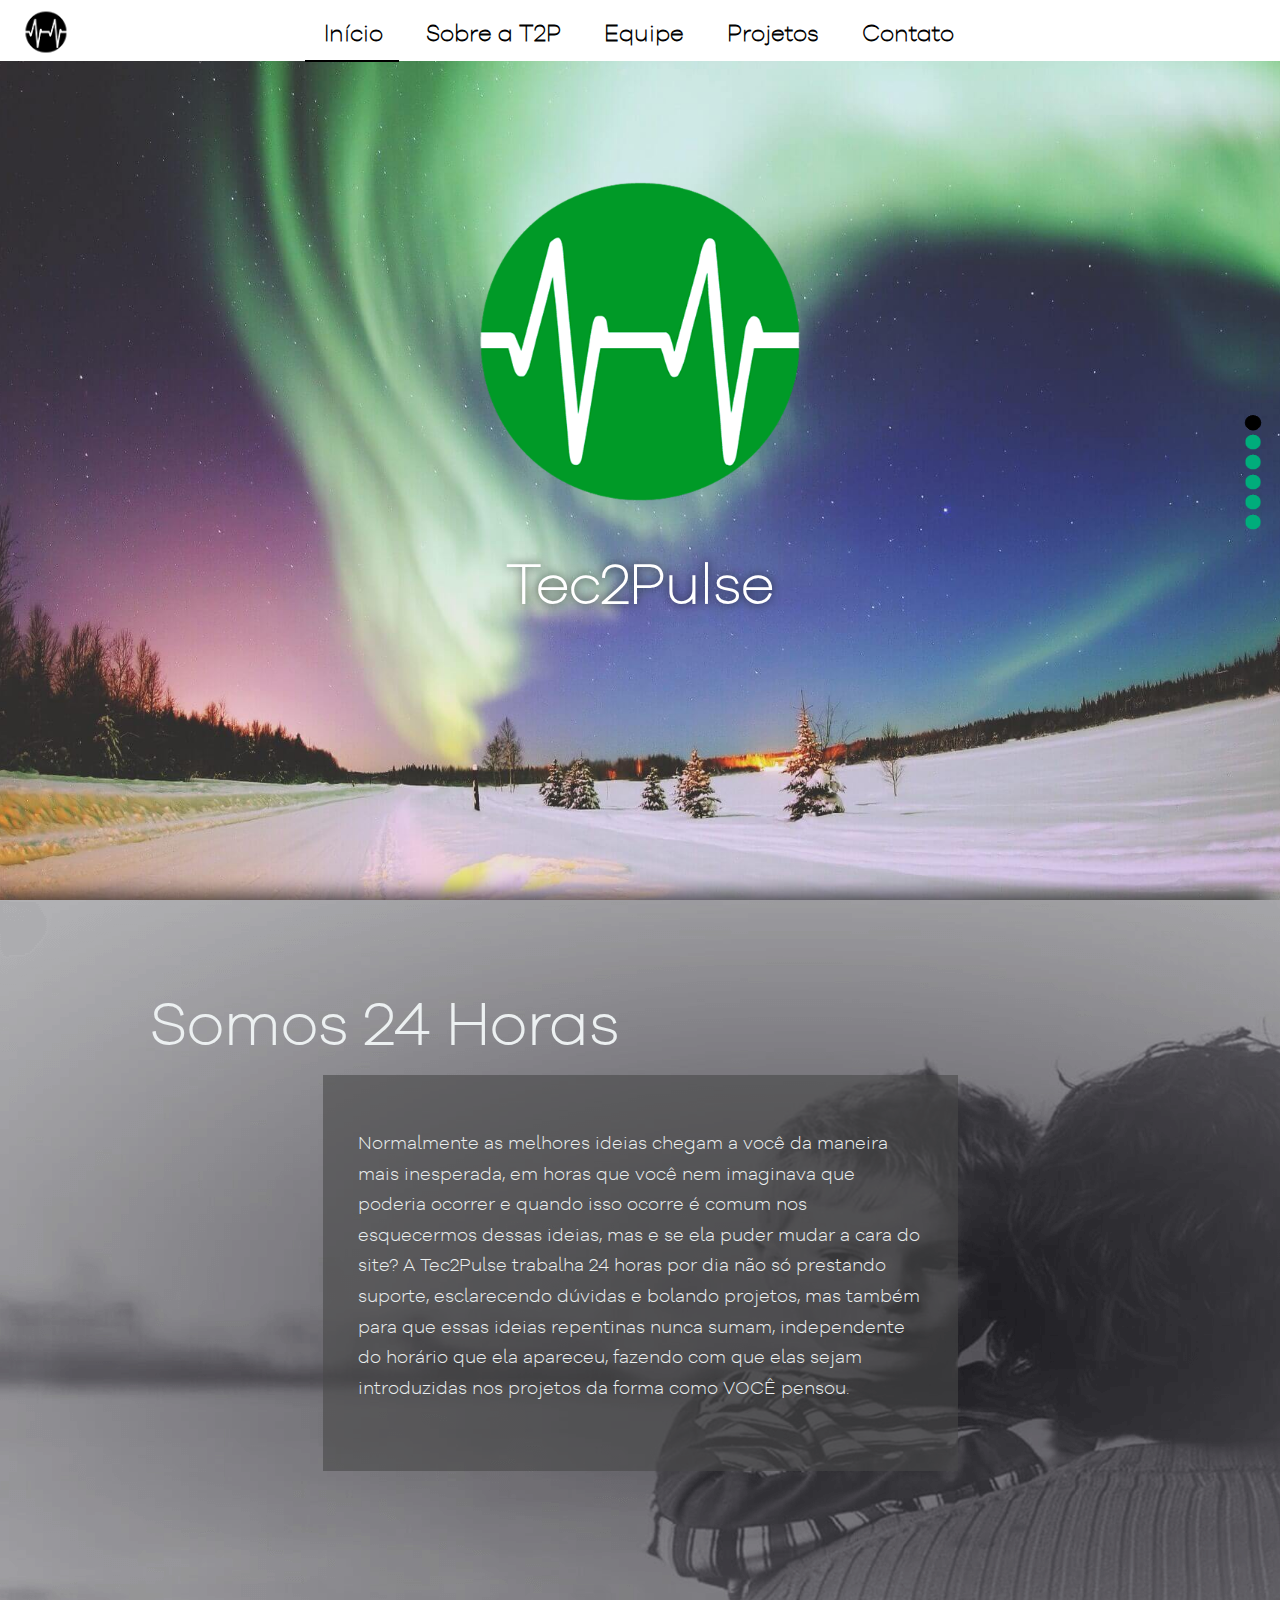
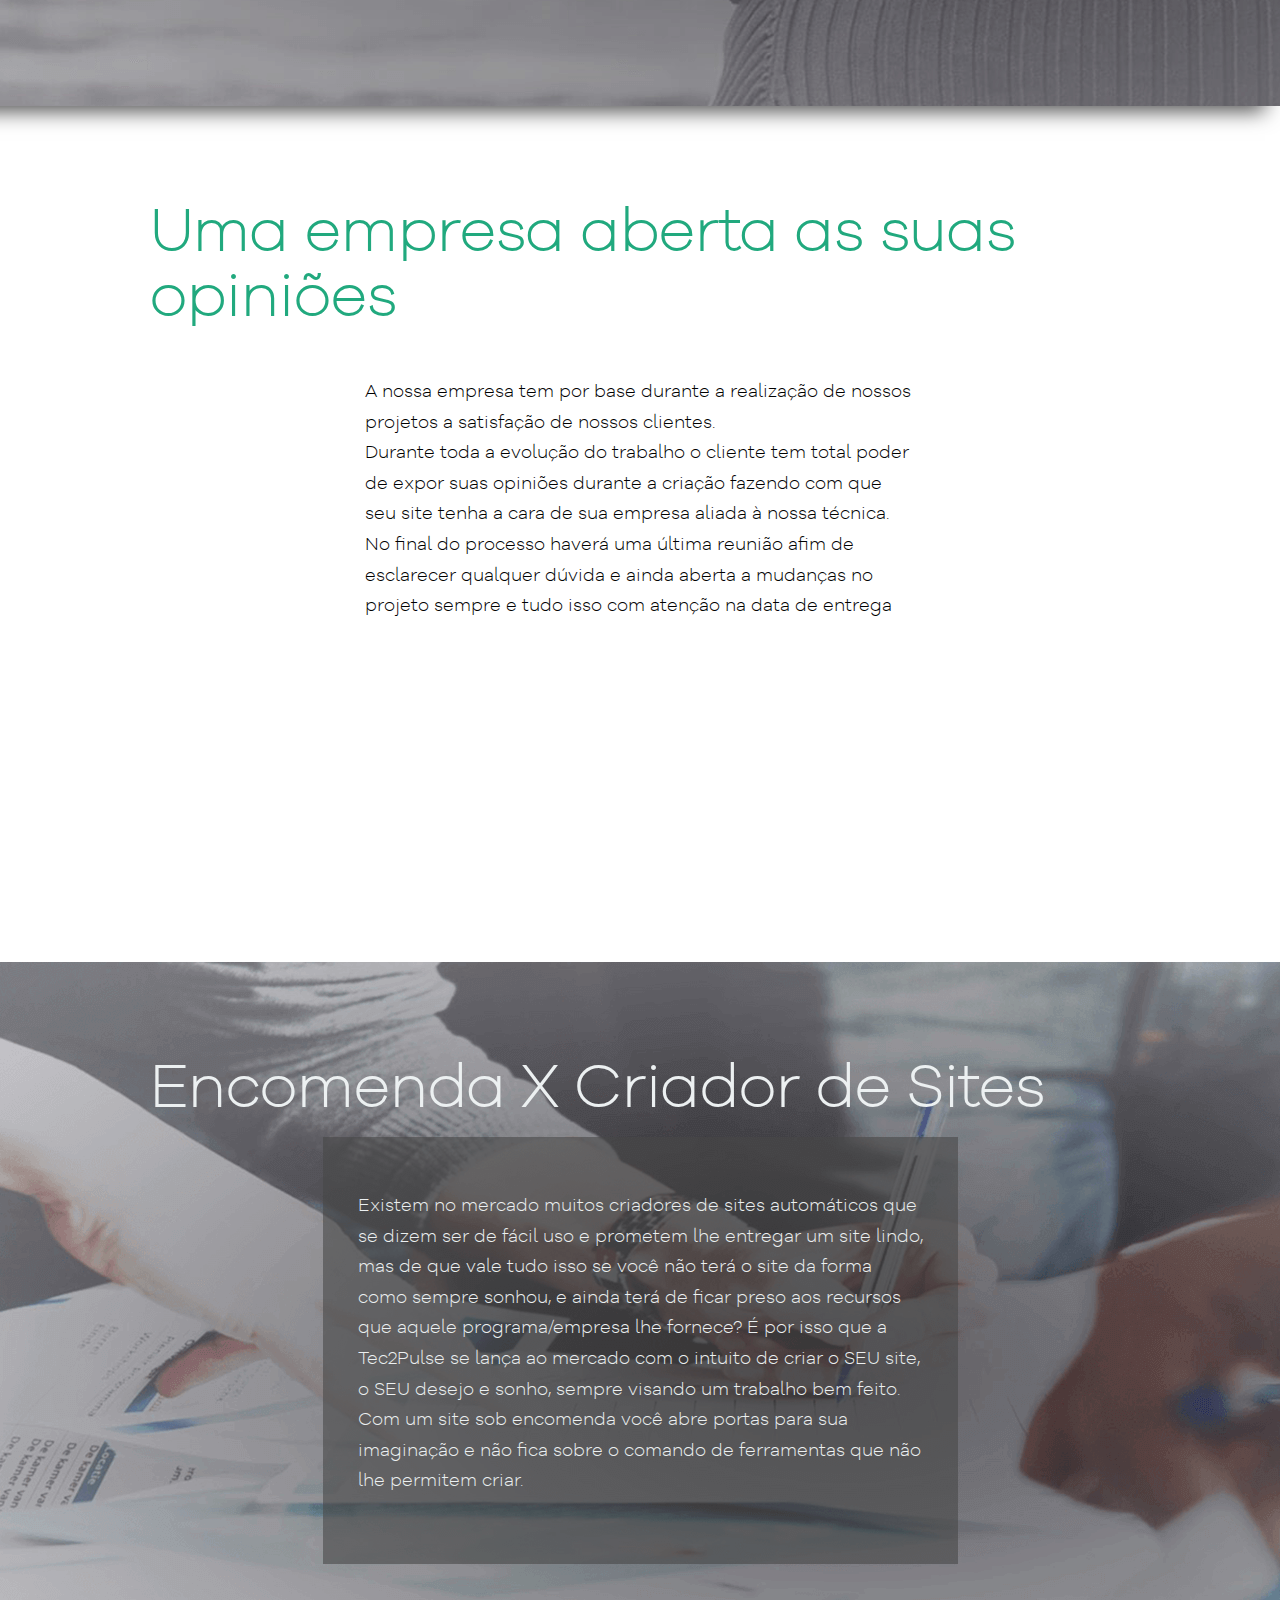
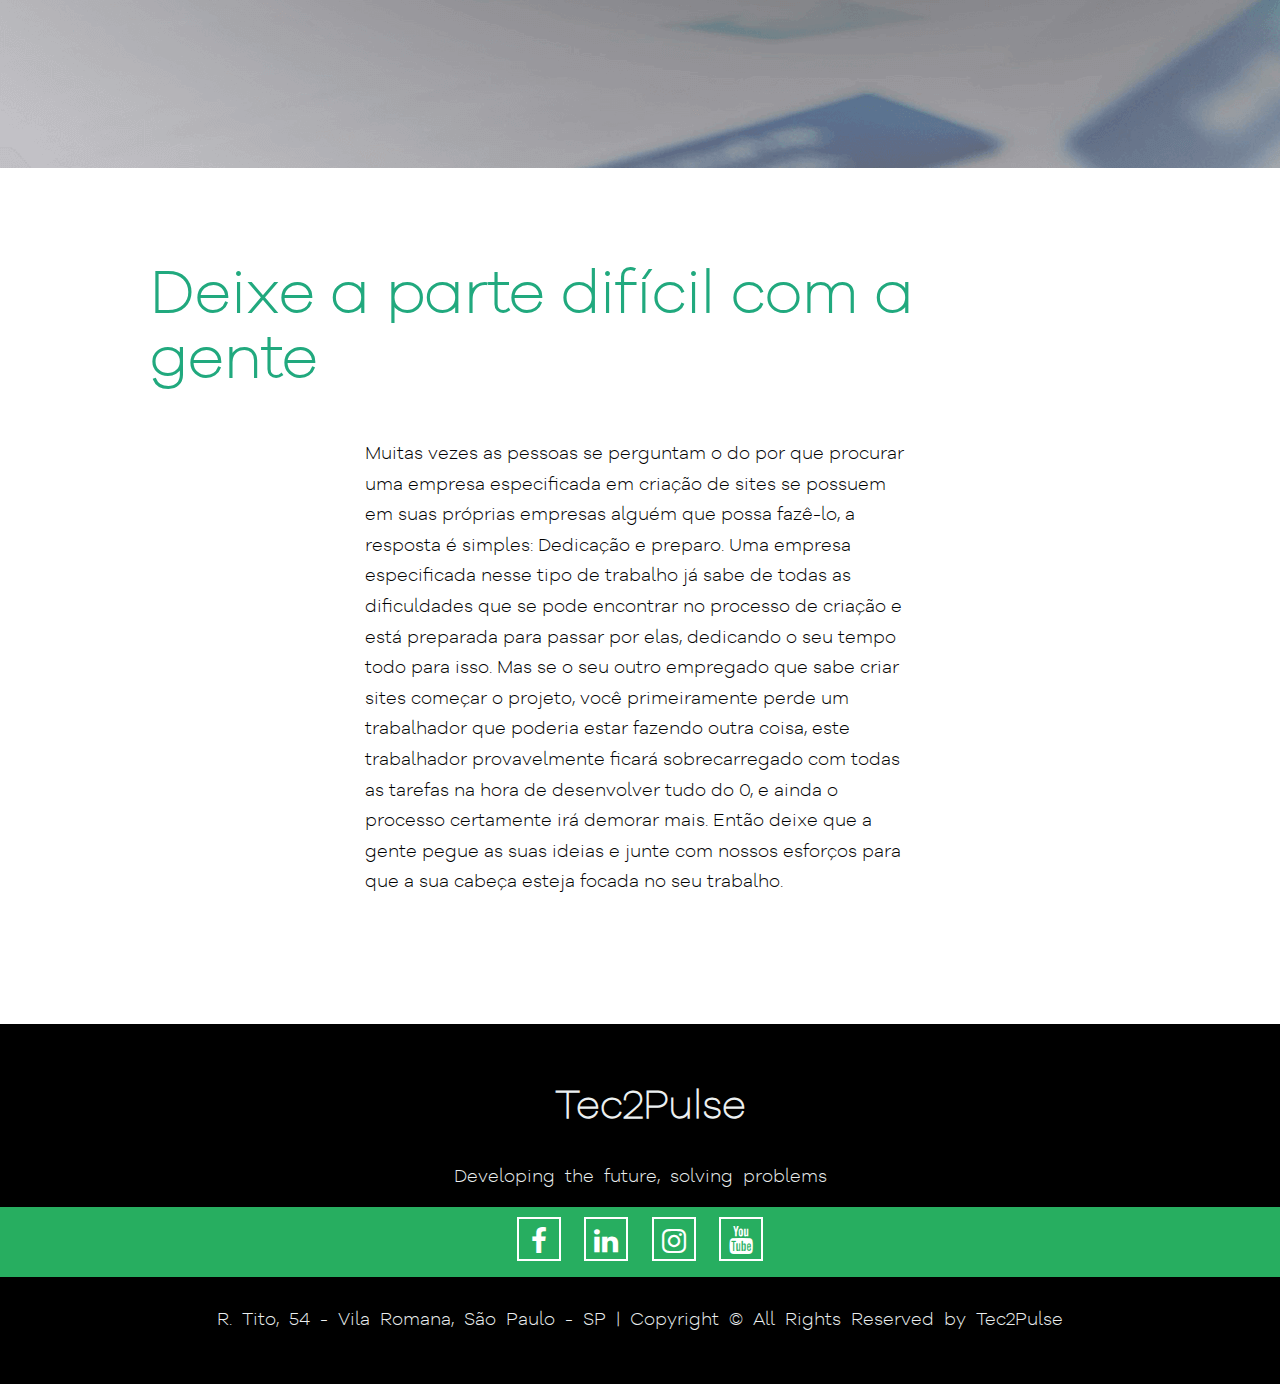
<file: index.html>
﻿<!DOCTYPE html>
<html>
<head>
	<title>Tec2Pulse</title>
	<meta charset="utf-8" />
	<meta name="description" body="Empresa desenvolvedora de web sites Tec2Pulse" />
	<meta name=viewport content="width=device-width, initial-scale=1">

	<link rel="stylesheet" media="all" href="styleIndex.css" />
	<link rel='stylesheet prefetch' href='https://maxcdn.bootstrapcdn.com/font-awesome/4.2.0/css/font-awesome.min.css'>
	<link rel="icon" type="image/png" href="img/favicon.ico">

	<script src="js/jquery-1.6.3.min.js"></script>
	<script src="js/parallaxHeader.js" type="text/javascript"></script>
	
	
	<script>!window.jQuery && document.write('<script src="/js/jquery-1.6.1.min.js"><\/script>')</script>
	<script src="js/parallax.js"></script>
	<script src="js/menu.js"></script>
	<script src="https://ajax.googleapis.com/ajax/libs/jquery/1.11.3/jquery.min.js"></script>
</head>

<body>
	<nav id="primary">
		<ul>
			<li>
				<h1>Topo</h1>
				<a class="header" href="#header">View</a>
			</li>
			<li>
				<h1>Somos 24 Horas</h1>
				<a class="manned-flight" href="#manned-flight">View</a>
			</li>
			<li>
				<h1>Uma empresa aberta as suas opiniões</h1>
				<a class="frameless-parachute" href="#frameless-parachute">View</a>
			</li>
			<li>
				<h1>Encomenda X Criador de Sites</h1>
				<a class="english-channel" href="#english-channel">View</a>
			</li>
			<li>
				<h1>Deixe a parte difícil com a gente</h1>
				<a class="about" href="#about">View</a>
			</li>
			<li>
				<h1>Redes Sociais</h1>
				<a class="footer" href="#footer">View</a>
			</li>
		</ul>
	</nav>
	
	<div class="nav-total" >
		<nav id="principal">
			<a href="index.html"><img src="img/mini-logo.png" alt="Logo Tec2Pulse"></a>
			<div id='cssmenu'>
				<ul>	
					<li><a class="pagina-ativa" href="index.html">Início</a></li>
					<li><a href="sobre.html">Sobre a T2P</a></li>
					<li><a href="equipe.html">Equipe</a></li>
					<li><a href="projeto/projetos.html">Projetos</a></li>
					<li><a href="contato.html">Contato</a></li>
				</ul>
			</div>
			
			<button class="descermenu">
				<span class="linha"></span>
				<span class="linha"></span>
				<span class="linha"></span>
			</button>
		</nav>
	</div>

	<ul class="vertical">
		<li ><a  class="desliza" href="index.html">Início</a></li>
		<li><a class="desliza" href="sobre.html">Sobre a T2P</a></li>
		<li><a class="desliza" href="equipe.html">Equipe</a></li>
		<li><a class="desliza" href="projeto/projetos.html">Projetos</a></li>
		<li><a class="desliza" href="contato.html">Contato</a></li>
	</ul>
	
	<header id="header" class="bgParallax" data-speed="15">
		<img class="logo" src="img/T2P.png" alt="Logo Tec2Pulse"/>
		<h1>Tec2Pulse</h1>
	</header>

	
	
	<div id="ti-verde" class="bgParallax" data-speed="10">
		<section id="manned-flight" >
			<h1>Somos 24 Horas</h1>
			<div id="caixa-escura">
				<p>	Normalmente as melhores ideias chegam a você da maneira mais inesperada, em horas que você nem imaginava que poderia ocorrer e quando isso ocorre é comum nos esquecermos dessas ideias, mas e se ela puder mudar a cara do site? A Tec2Pulse trabalha 24 horas por dia não só prestando suporte, esclarecendo dúvidas e bolando projetos, mas também para que essas ideias repentinas nunca sumam, independente do horário que ela apareceu, fazendo com que elas sejam introduzidas nos projetos da forma como VOCÊ pensou.
				</p>
			</div>
		</section>
	</div>
	
	<section id="frameless-parachute">
		<h1>Uma empresa aberta as suas opiniões</h1>

		<p>A nossa empresa tem por base durante a realização de nossos projetos a satisfação de nossos clientes.<br>
			Durante toda a evolução do trabalho o cliente tem total poder de expor suas opiniões durante a criação fazendo com que seu site tenha a cara de sua empresa aliada à nossa técnica.<br>
			No final do processo haverá uma última reunião afim de esclarecer qualquer dúvida e ainda aberta a mudanças no projeto sempre e tudo isso com atenção na data de entrega<br>
		</p>
	</section>

	<section id="english-channel">
		
		<h1>Encomenda X Criador de Sites</h1>

		<div id="caixa-escura">
			<p>Existem no mercado muitos criadores de sites automáticos que se dizem ser de fácil uso e prometem lhe entregar um site lindo, mas de que vale tudo isso se você não terá o site da forma como sempre sonhou, e ainda terá de ficar preso aos recursos que aquele programa/empresa lhe fornece? É por isso que a Tec2Pulse se lança ao mercado com o intuito de criar o SEU site, o SEU desejo e sonho, sempre visando um trabalho bem feito. Com um site sob encomenda você abre portas para sua imaginação e não fica sobre o comando de ferramentas que não lhe permitem criar.
			</p>
		</div>
	</section>

	<section id="about">
		
		<h1>Deixe a parte difícil com a gente</h1>
		<p>
			Muitas vezes as pessoas se perguntam o do por que procurar uma empresa especificada em criação de sites se possuem em suas próprias empresas alguém que possa fazê-lo, a resposta é simples: Dedicação e preparo. Uma empresa especificada nesse tipo de trabalho já sabe de todas as dificuldades que se pode encontrar no processo de criação e está preparada para passar por elas, dedicando o seu tempo todo para isso. Mas se o seu outro empregado que sabe criar sites começar o projeto, você primeiramente perde um trabalhador que poderia estar fazendo outra coisa, este trabalhador provavelmente ficará sobrecarregado com todas as tarefas na hora de desenvolver tudo do 0, e ainda o processo certamente irá demorar mais.
			Então deixe que a gente pegue as suas ideias e junte com nossos esforços para que a sua cabeça esteja focada no seu trabalho. 
		</p>
	</section>

	<footer id="footer"> 

		<h1>Tec2Pulse</h1> 
		<!--<img src="Logo/Tec2Pulse-verde-footer.png" alt="Tec2Pulse">-->
		<p>Developing the future, solving problems</p>

		<div id='icons'>
			<div id='fill-facebook'>
				<a href="https://pt-br.facebook.com/tec2pulse" title="Facebook" target="new1"><i class='fa fa-facebook'></i>
				</div></a>

				<div id='fill-linkedin'>
					<a href="https://br.linkedin.com/pub/tec2-pulse-co/98/1bb/410" title="Linkedin" target="new1"><i class='fa fa-linkedin'></i></a>
				</div>

				<div id='fill-instagram'>
					<a href="https://instagram.com/tec2pulse" title="Instagram" target="new1"><i class='fa fa-instagram'></i></a>
				</div>

				<div id='fill-youtube'>
					<a href="https://www.youtube.com/user/tec2pulse" title="Youtube" target="new1"><i class='fa fa-youtube'></i></a>
				</div>
			</div>
			<p>R. Tito, 54 - Vila Romana, São Paulo - SP | Copyright © All Rights Reserved by Tec2Pulse</p>
		</footer>

	</body>
	</html>
</file>
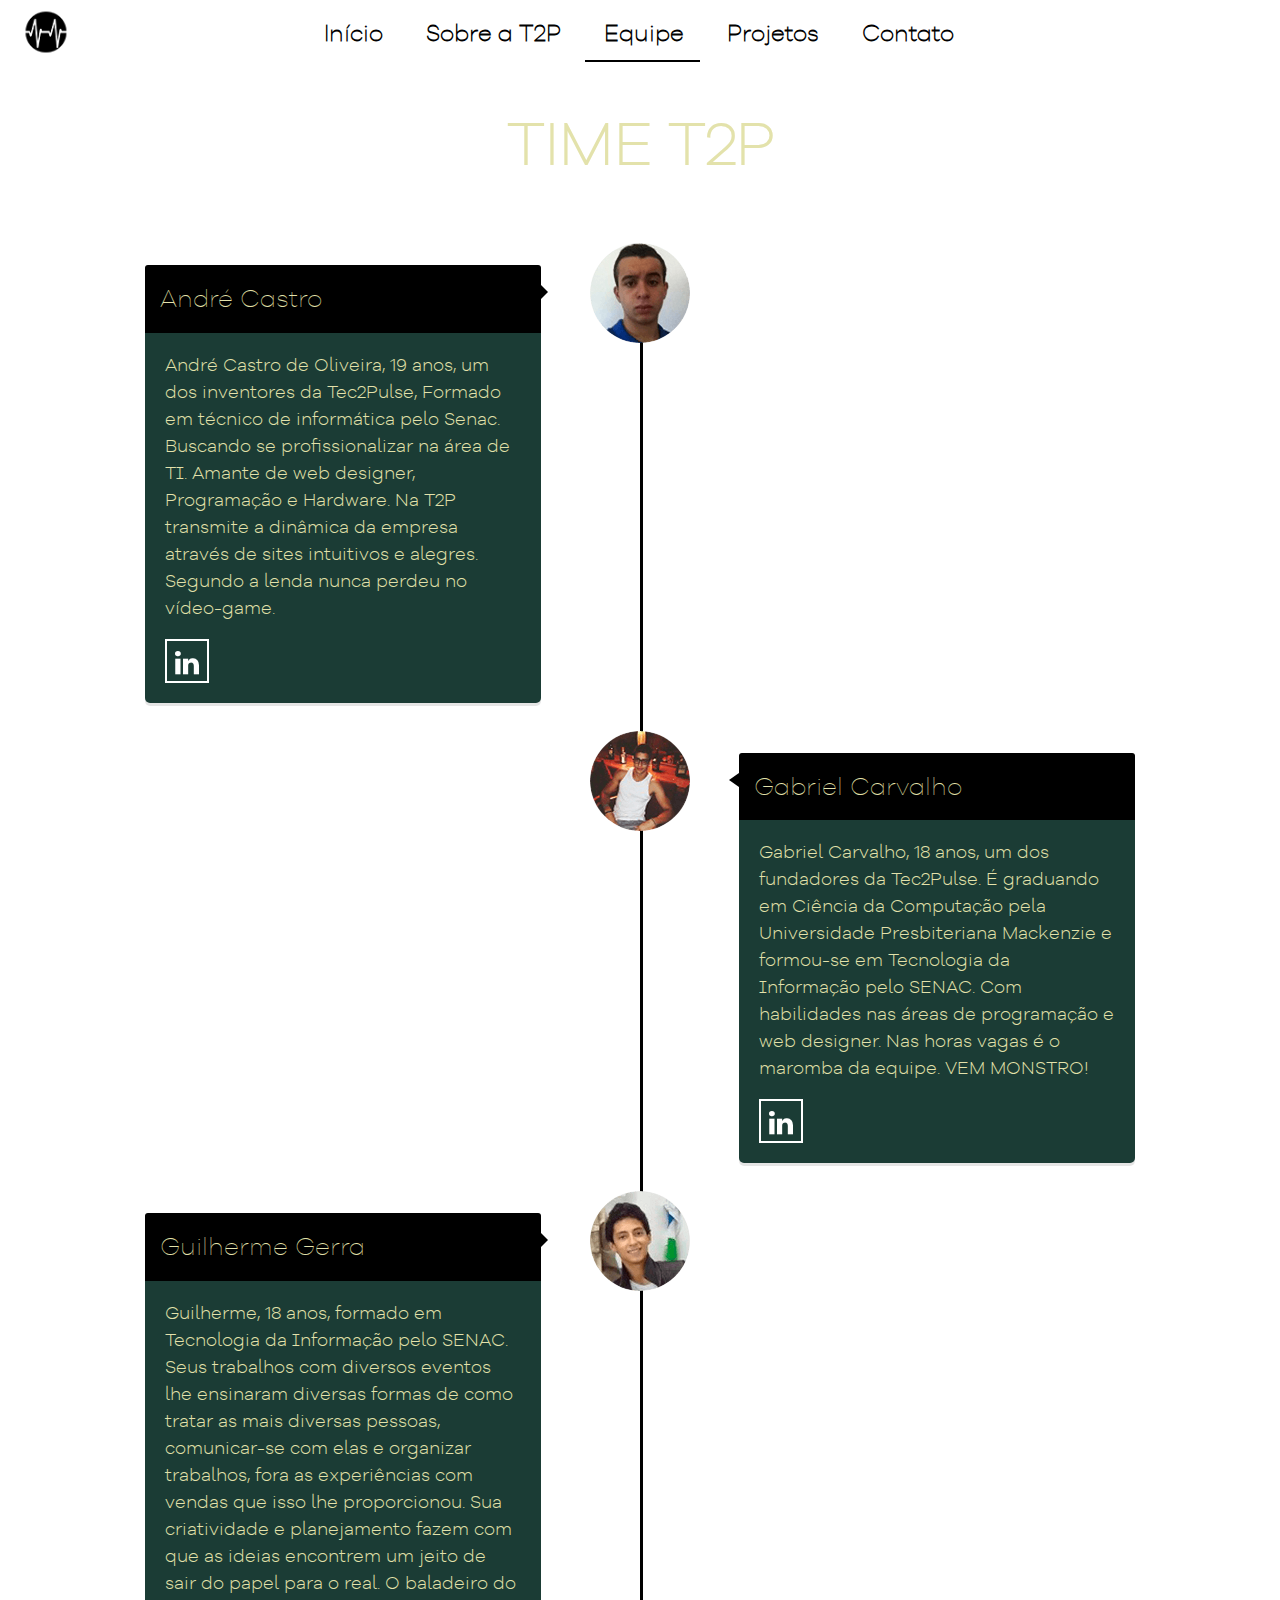
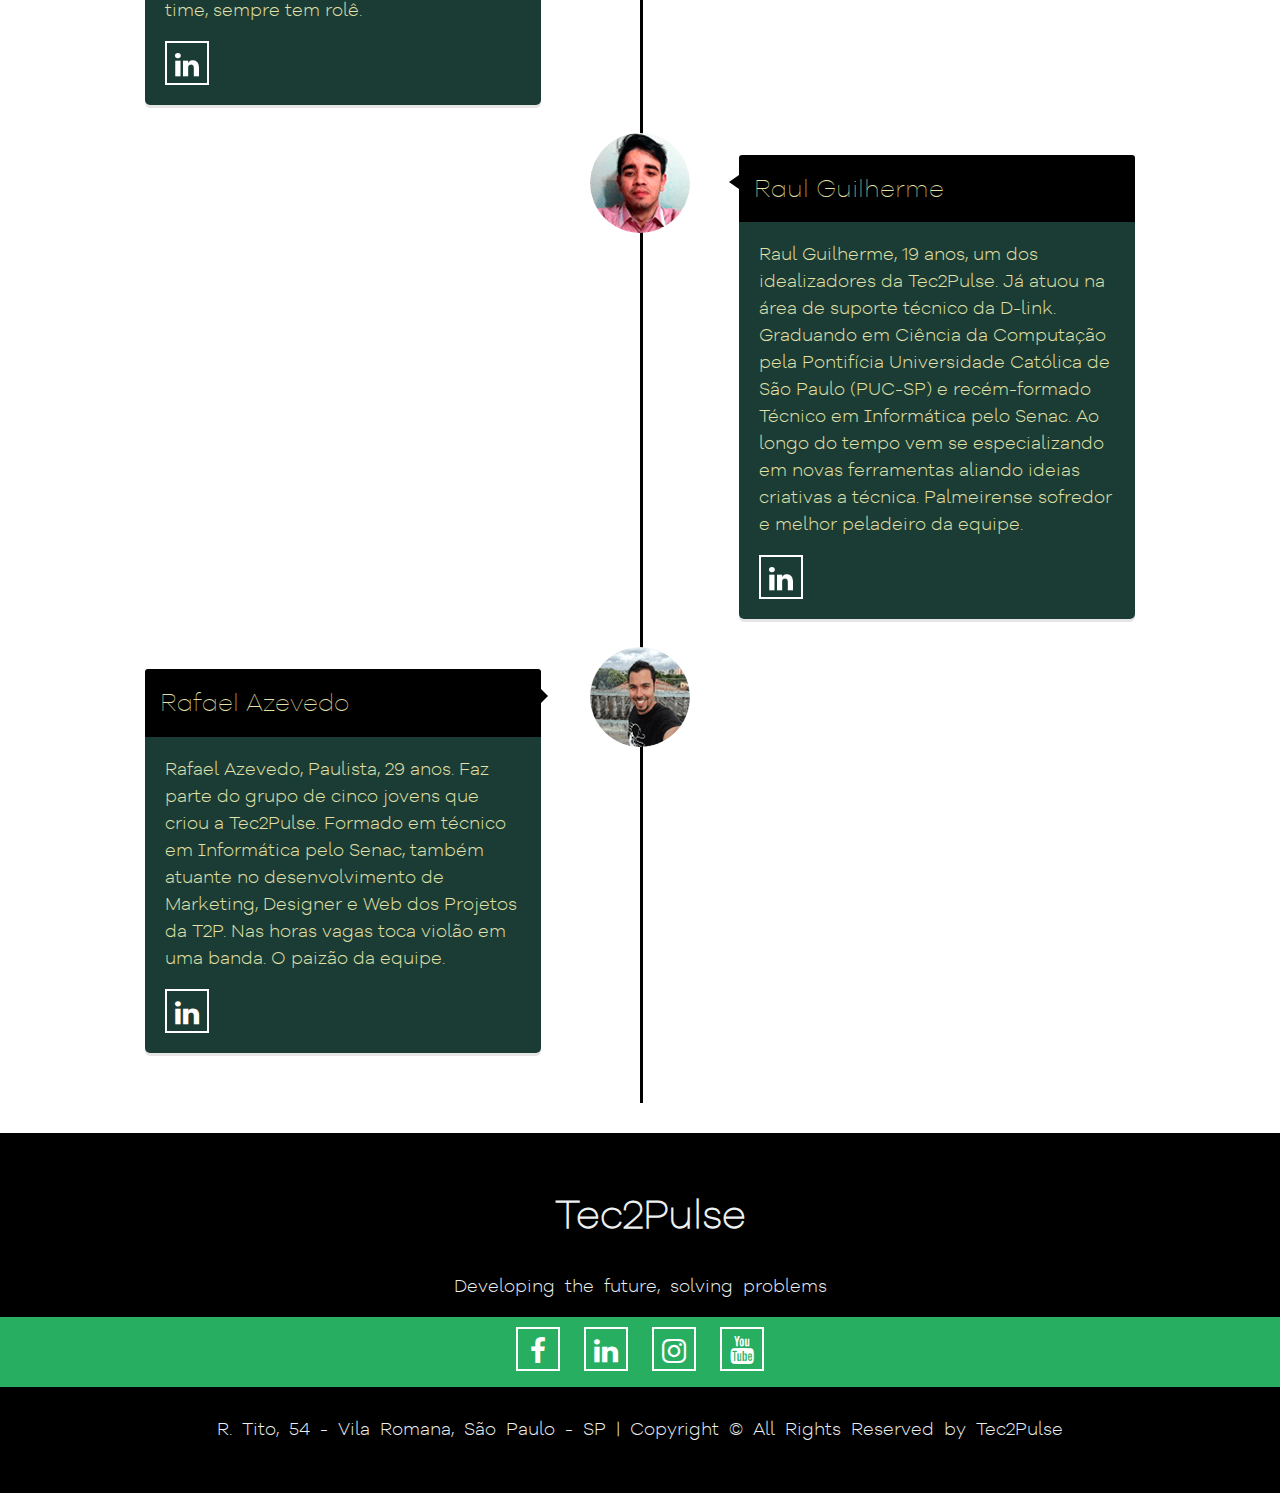
<file: equipe.html>
<!DOCTYPE html>
<html lang="en">
<head>
	<meta charset="UTF-8">
	<title>Equipe</title>
	<meta name=viewport content="width=device-width, initial-scale=1">

	<link rel="stylesheet" href="styleEquipe.css">
	<link rel='stylesheet prefetch' href='https://maxcdn.bootstrapcdn.com/font-awesome/4.2.0/css/font-awesome.min.css'>
	<link rel="icon" type="image/png" href="img/favicon.ico">
	
	<script src="js/jquery-1.6.3.min.js"></script>
	<script src="js/menu.js"></script>
	<script src="https://ajax.googleapis.com/ajax/libs/jquery/1.11.3/jquery.min.js"></script>
</head>
<body>
	<header>

		<div class="nav-total" >
			<nav id="principal">
				<a href="index.html"><img src="img/mini-logo.png" alt="Logo Tec2Pulse"></a>	
				<div id='cssmenu'>
					<ul>	
						<li><a href="index.html">Início</a></li>
						<li><a href="sobre.html">Sobre a T2P</a></li>
						<li><a class="pagina-ativa" href="equipe.html">Equipe</a></li>
						<li><a href="projeto/projetos.html">Projetos</a></li>
						<li><a href="contato.html">Contato</a></li>
					</ul>
				</div>
				<button class="descermenu">
					<span class="linha"></span>
					<span class="linha"></span>
					<span class="linha"></span>
				</button>
			</nav>
		</div>

		<ul class="vertical">
			<li ><a  class="desliza" href="index.html">Início</a></li>
			<li><a class="desliza" href="sobre.html">Sobre a T2P</a></li>
			<li><a class="desliza" href="equipe.html">Equipe</a></li>
			<li><a class="desliza" href="projeto/projetos.html">Projetos</a></li>
			<li><a class="desliza" href="contato.html">Contato</a></li>
		</ul>

	</header>
	<div class="container">
		<h1 class="logo">
		</h1>
		<section class="social">
		</section>
	</div>

	<div class="container">
		<h1 class="project-name">TIME T2P</h1>



		<div id="timeline">
			<div class="timeline-item">
				<div class="timeline-icon">
					<img src="img/Foto-Andre-.png" alt="">
				</div>
				<div class="timeline-content">
					<h2>André Castro</h2>
					<p>
						André Castro de Oliveira, 19 anos, um dos inventores da Tec2Pulse, Formado em técnico de informática pelo Senac. Buscando se profissionalizar na área de TI. Amante de web designer, Programação e Hardware.  Na T2P transmite a dinâmica da empresa através de sites intuitivos e alegres. Segundo a lenda nunca perdeu no vídeo-game.
					</p>
					<div id='fill-linkedin'>
						<a href="https://br.linkedin.com/in/andrecastrodeoliveira" title="Linkedin de André" target="new1"><i class='fa fa-linkedin'></i></a>
					</div>
				</div>
			</div>

			<div class="timeline-item">
				<div class="timeline-icon">
					<img src="img/Foto-Gabriel.png" alt="">
				</div>

				<div class="timeline-content right">
					<h2>Gabriel Carvalho</h2>
					<p>
						Gabriel Carvalho, 18 anos, um dos fundadores da Tec2Pulse. É graduando em Ciência da Computação pela Universidade Presbiteriana Mackenzie e formou-se em Tecnologia da Informação pelo SENAC. Com habilidades nas áreas de programação e web designer. Nas horas vagas é o maromba da equipe. VEM MONSTRO!
					</p>
					<div id='fill-linkedin'>
						<a href="https://br.linkedin.com/in/gabrielcarvalho1" title="Linkedin de Gabriel" target="new1"><i class='fa fa-linkedin'></i></a>
					</div>							
				</div>
			</div>


			<div class="timeline-item">
				<div class="timeline-icon">
					<img src="img/Foto-Gui.png" alt="">
				</div>
				<div class="timeline-content">
					<h2>Guilherme Gerra</h2>
					<p>
						Guilherme, 18 anos, formado em Tecnologia da Informação pelo SENAC. Seus trabalhos com diversos eventos lhe ensinaram diversas formas de como tratar as mais diversas pessoas, comunicar-se com elas e organizar trabalhos, fora as experiências com vendas que isso lhe proporcionou. Sua criatividade e planejamento fazem com que as ideias encontrem um jeito de sair do papel para o real. O baladeiro do time, sempre tem rolê.
					</p>
					<div id='fill-linkedin'>
						<a href="https://br.linkedin.com/in/guilhermefguerra" title="Linkedin de Guilherme" target="new1"><i class='fa fa-linkedin'></i></a>
					</div>
				</div>
			</div>


			<div class="timeline-item">
				<div class="timeline-icon">
					<img src="img/Foto-Raul.png" alt="">
				</div>
				<div class="timeline-content right">
					<h2>Raul Guilherme</h2>
					<p> 
						Raul Guilherme, 19 anos, um dos idealizadores da Tec2Pulse. Já atuou na área de suporte técnico da D-link. Graduando em Ciência da Computação pela Pontifícia Universidade Católica de São Paulo (PUC-SP) e recém-formado Técnico em Informática pelo Senac. Ao longo do tempo vem se especializando em novas ferramentas aliando ideias criativas a técnica.  Palmeirense sofredor e melhor peladeiro da equipe.
					</p>
					<div id='fill-linkedin'>
						<a href="https://br.linkedin.com/in/raulguilherme" title="Linkedin de Raul" target="new1"><i class='fa fa-linkedin'></i></a>
					</div>
				</div>
			</div>


			<div class="timeline-item">
				<div class="timeline-icon">
					<img src="img/Foto-rafael.png" alt="">
				</div>
				<div class="timeline-content">
					<h2>Rafael Azevedo</h2>
					<p>
						Rafael Azevedo, Paulista, 29 anos. Faz parte do grupo de cinco jovens que criou a Tec2Pulse. Formado em técnico em Informática pelo Senac, também atuante no desenvolvimento de Marketing, Designer e Web dos Projetos da T2P. Nas horas vagas toca violão em uma banda. O paizão da equipe. 
					</p>
					<div id='fill-linkedin'>
						<a href="https://br.linkedin.com/in/rafaelazevedo1" title="Linkedin de Rafael" target="new1"><i class='fa fa-linkedin'></i></a>
					</div>
				</div>
			</div>
		</div>	
	</div>

	<footer id="footer"> 

		<h1>Tec2Pulse</h1> 
		<!--<img src="Logo/Tec2Pulse-verde-footer.png" alt="Tec2Pulse">-->
		<p>Developing the future, solving problems</p>
		<div id='icons'>
			<div id='fill-facebook'>
				<a href="https://pt-br.facebook.com/tec2pulse" title="Facebook" target="new1"><i class='fa fa-facebook'></i>
				</div></a>

				<div id='fill-linkedin'>
					<a href="https://br.linkedin.com/pub/tec2-pulse-co/98/1bb/410" title="Linkedin" target="new1"><i class='fa fa-linkedin'></i></a>
				</div>

				<div id='fill-instagram'>
					<a href="https://instagram.com/tec2pulse" title="Instagram" target="new1"><i class='fa fa-instagram'></i></a>
				</div>

				<div id='fill-youtube'>
					<a href="https://www.youtube.com/user/tec2pulse" title="Youtube" target="new1"><i class='fa fa-youtube'></i></a>
				</div>
			</div>
			<p>R. Tito, 54 - Vila Romana, São Paulo - SP | Copyright © All Rights Reserved by Tec2Pulse</p>
		</footer>

	</body>
	</html>
</file>
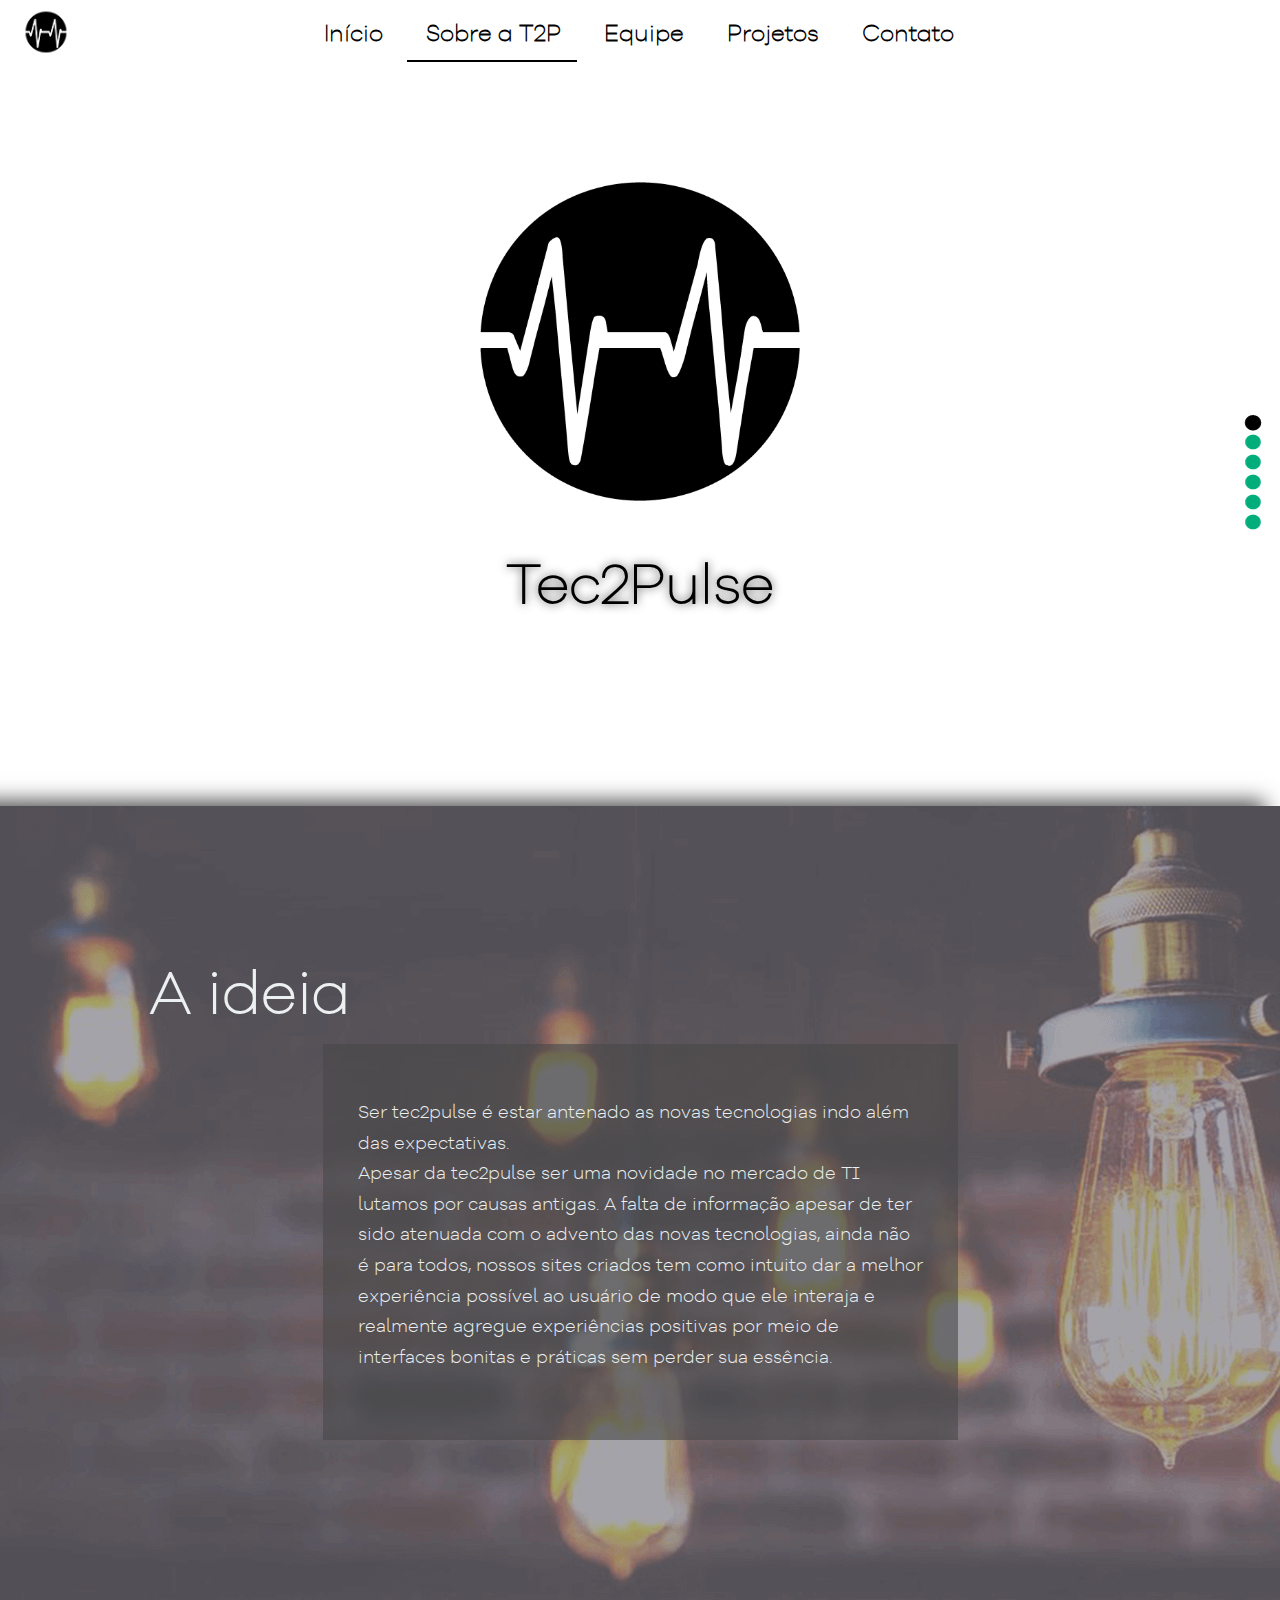
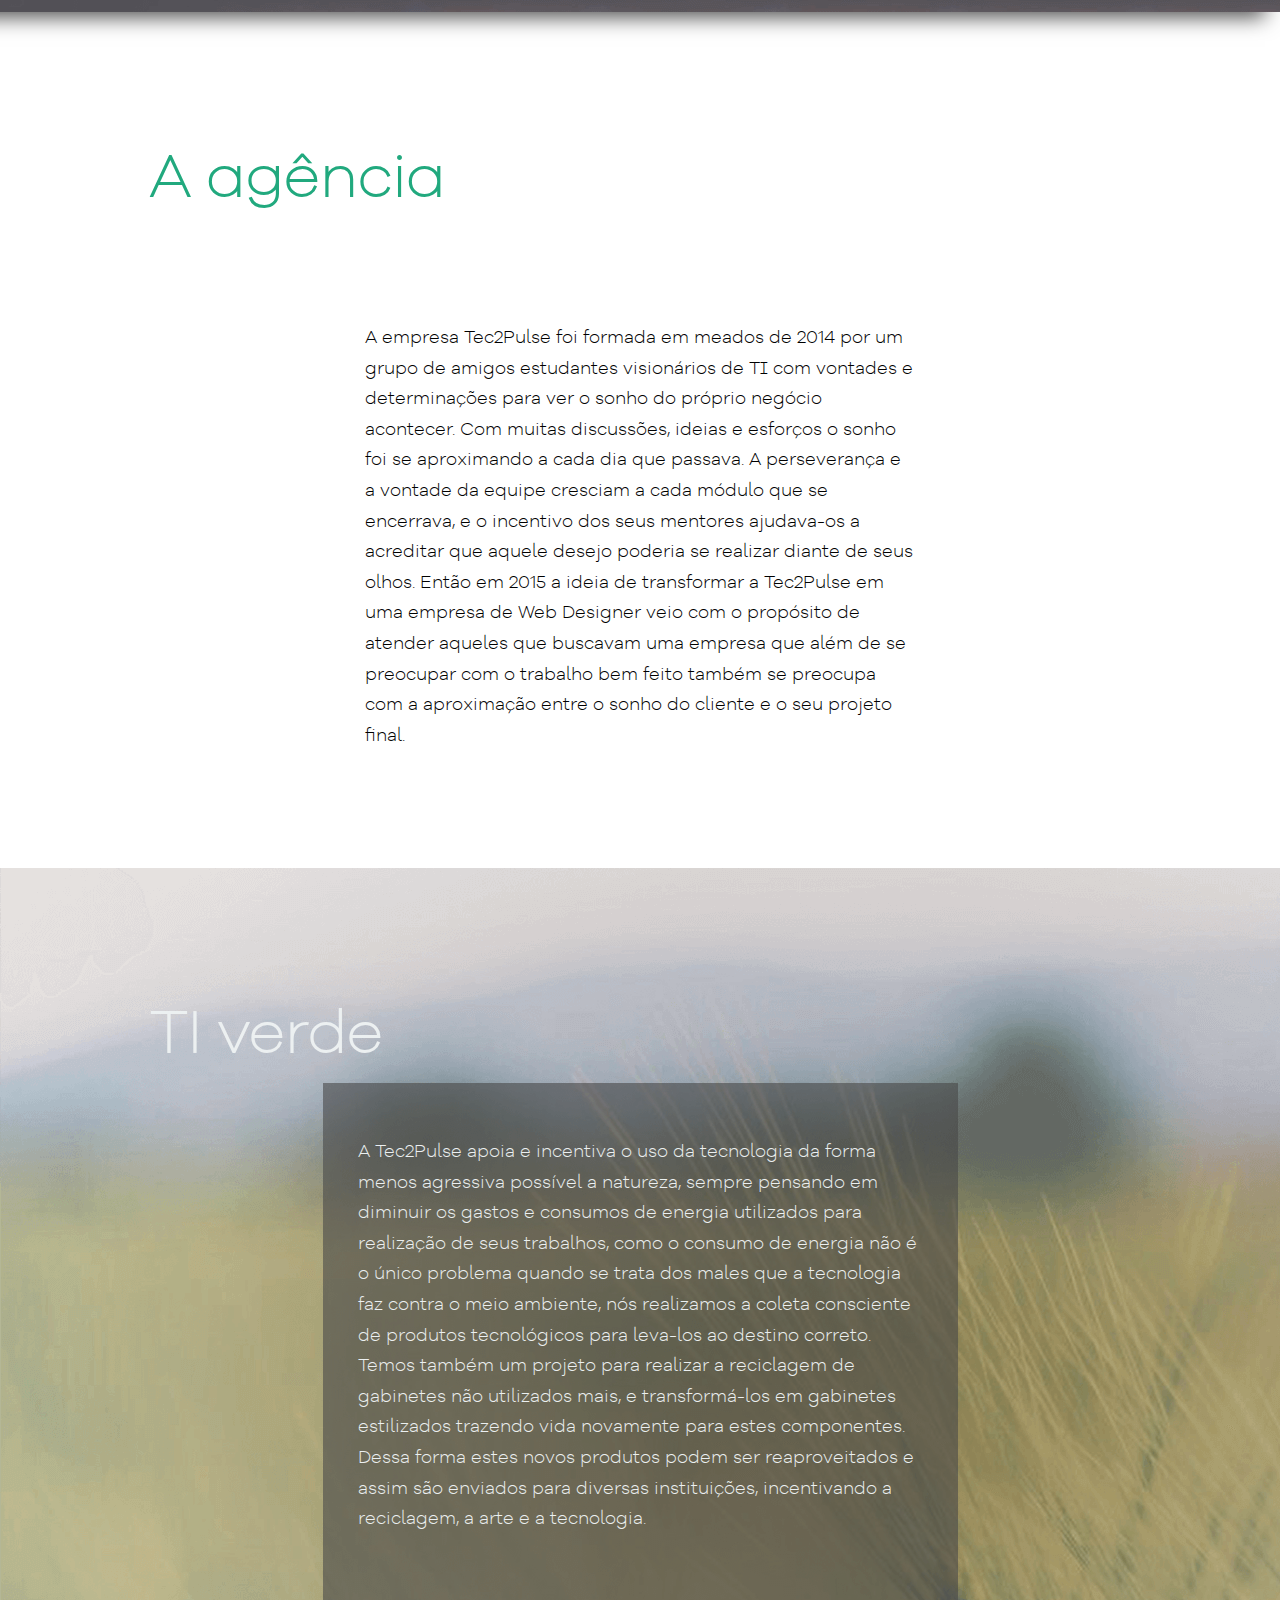
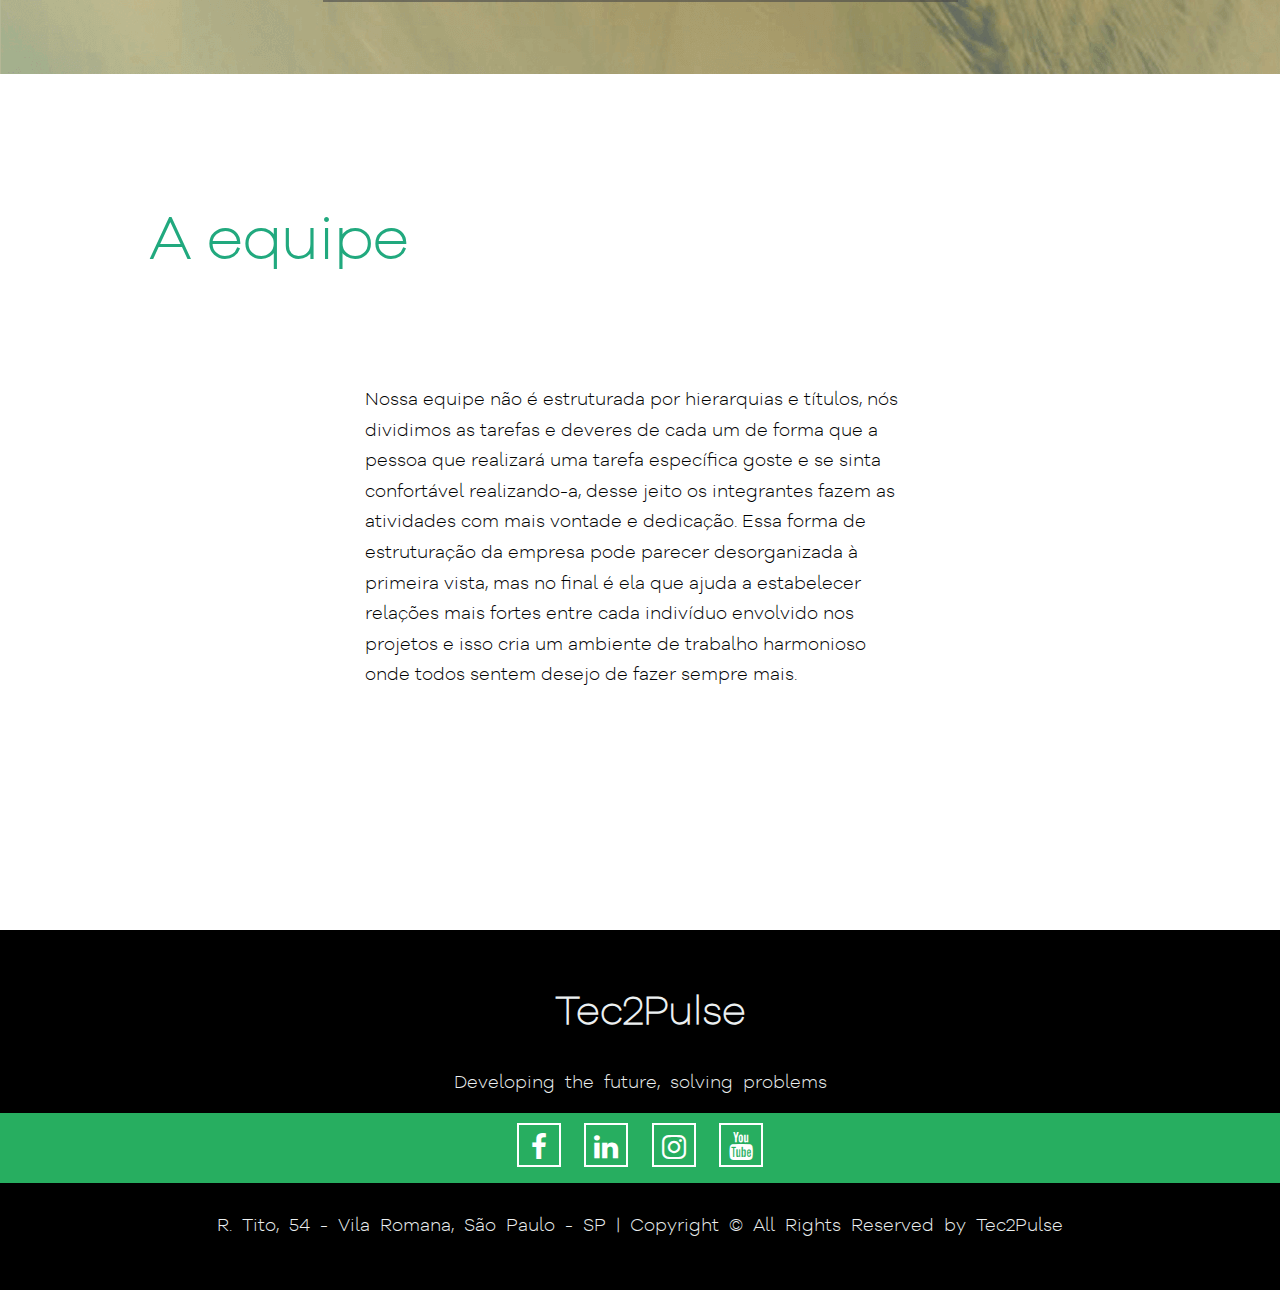
<file: sobre.html>
﻿<!DOCTYPE html>
<html>
<head>
	<title>Sobre</title>
	<meta charset="utf-8" />
	<meta name="description" body="Empresa desenvolvedora de web sites Tec2Pulse" />
	<meta name=viewport content="width=device-width, initial-scale=1">

	<link rel="stylesheet" media="all" href="styleSobre.css" />
	<link rel='stylesheet prefetch' href='https://maxcdn.bootstrapcdn.com/font-awesome/4.2.0/css/font-awesome.min.css'>
	<link rel="icon" type="image/png" href="img/favicon.ico">

	<script src="js/jquery-1.6.3.min.js"></script>
	<script src="js/parallaxHeader.js" type="text/javascript"></script>

	
	<script>!window.jQuery && document.write('<script src="/js/jquery-1.6.1.min.js"><\/script>')</script>
	<script src="js/parallax.js"></script>
	<script src="js/menu.js"></script>
	<script src="https://ajax.googleapis.com/ajax/libs/jquery/1.11.3/jquery.min.js"></script>
</head>

<body>
	<nav id="primary">
		<ul>
			<li>
				<h1>Topo</h1>
				<a class="header" href="#header">View</a>
			</li>
			<li>
				<h1>A ideia</h1>
				<a class="manned-flight" href="#manned-flight">View</a>
			</li>
			<li>
				<h1>A agência</h1>
				<a class="frameless-parachute" href="#frameless-parachute">View</a>
			</li>
			<li>
				<h1>TI verde</h1>
				<a class="english-channel" href="#english-channel">View</a>
			</li>
			<li>
				<h1>A equipe</h1>
				<a class="about" href="#about">View</a>
			</li>
			<li>
				<h1>Redes Sociais</h1>
				<a class="footer" href="#footer">View</a>
			</li>
		</ul>
	</nav>
	
	<div class="nav-total" >
		<nav id="principal">
			<a href="index.html"><img src="img/mini-logo.png" alt="Logo Tec2Pulse"></a>
			<div id='cssmenu'>
				<ul>	
					<li><a href="index.html">Início</a></li>
					<li><a class="pagina-ativa" href="sobre.html">Sobre a T2P</a></li>
					<li><a href="equipe.html">Equipe</a></li>
					<li><a href="projeto/projetos.html">Projetos</a></li>
					<li><a href="contato.html">Contato</a></li>
				</ul>
			</div>

			<button class="descermenu">
				<span class="linha"></span>
				<span class="linha"></span>
				<span class="linha"></span>
			</button>
		</nav>
	</div>
	
	<ul class="vertical">
		<li ><a  class="desliza" href="index.html">Início</a></li>
		<li><a class="desliza" href="sobre.html">Sobre a T2P</a></li>
		<li><a class="desliza" href="equipe.html">Equipe</a></li>
		<li><a class="desliza" href="projeto/projetos.html">Projetos</a></li>
		<li><a class="desliza" href="contato.html">Contato</a></li>
	</ul>

	<header id="header" class="bgParallax" data-speed="15">
		<img class="logo" src="img/Logo_Grande_HeaderSobre.png" alt="Logo Tec2Pulse"/>
		<h1>Tec2Pulse</h1>
	</header>

	
	<div id="ti-verde" class="bgParallax" data-speed="10">
		<section id="manned-flight" >
			<h1>A ideia</h1>
			<div id="caixa-escura">
				<p>	Ser tec2pulse é estar antenado as novas tecnologias indo além das expectativas.<br>
					Apesar da tec2pulse ser uma novidade no mercado de TI lutamos por causas antigas. A falta de informação apesar de ter sido atenuada com o advento das novas tecnologias, ainda não é para todos, nossos sites criados tem como intuito dar a melhor experiência possível ao usuário de modo que ele interaja e realmente agregue experiências positivas por meio de interfaces bonitas e práticas sem perder sua essência.<br>  
				</p>
			</div>
		</section>
	</div>
	
	<section id="frameless-parachute">
		<h1>A agência</h1>

		<p>A empresa Tec2Pulse foi formada em meados de 2014 por um grupo de amigos estudantes visionários de TI com vontades e determinações para ver o sonho do próprio negócio acontecer.
			Com muitas discussões, ideias e esforços o sonho foi se aproximando a cada dia que passava. A perseverança e a vontade da equipe cresciam a cada módulo que se encerrava, e o incentivo dos seus mentores ajudava-os a acreditar que aquele desejo poderia se realizar diante de seus olhos.
			Então em 2015 a ideia de transformar a Tec2Pulse em uma empresa de Web Designer veio com o propósito de atender aqueles que buscavam uma empresa que além de se preocupar com o trabalho bem feito também se preocupa com a aproximação entre o sonho do cliente e o seu projeto final.  
		</p>
		<nav class="next-prev">
		</nav>
	</section>

	<section id="english-channel">
		
		<h1>TI verde</h1>
		<div id="caixa-escura">
			<p>A Tec2Pulse apoia e incentiva o uso da tecnologia da forma menos agressiva possível a natureza, sempre pensando em diminuir os gastos e consumos de energia utilizados para realização de seus trabalhos, como o consumo de energia não é o único problema quando se trata dos males que a tecnologia faz contra o meio ambiente, nós realizamos a coleta consciente de produtos tecnológicos para leva-los ao destino correto.
 Temos também um projeto para realizar a reciclagem de gabinetes não utilizados mais, e transformá-los em gabinetes estilizados trazendo vida novamente para estes componentes. Dessa forma estes novos produtos podem ser reaproveitados e assim são enviados para diversas instituições, incentivando a reciclagem, a arte e a tecnologia.
</p>
		</div>
	</section>

	<section id="about">	
		
		<h1>A equipe</h1>

		<p>Nossa equipe não é estruturada por hierarquias e títulos, nós dividimos as tarefas e deveres de cada um de forma que a pessoa que realizará uma tarefa específica goste e se sinta confortável realizando-a, desse jeito os integrantes fazem as atividades com mais vontade e dedicação. 
			Essa forma de estruturação da empresa pode parecer desorganizada à primeira vista, mas no final é ela que ajuda a estabelecer relações mais fortes entre cada indivíduo envolvido nos projetos e isso cria um ambiente de trabalho harmonioso onde todos sentem desejo de fazer sempre mais.
		</p>
	</section>

	<footer id="footer"> 

		<h1>Tec2Pulse</h1> 
		<!--<img src="Logo/Tec2Pulse-verde-footer.png" alt="Tec2Pulse">-->
		<p>Developing the future, solving problems</p>
		<div id='icons'>
			<div id='fill-facebook'>
				<a href="https://pt-br.facebook.com/tec2pulse" title="Facebook" target="new1"><i class='fa fa-facebook'></i>
				</div></a>

				<div id='fill-linkedin'>
					<a href="https://br.linkedin.com/pub/tec2-pulse-co/98/1bb/410" title="Linkedin" target="new1"><i class='fa fa-linkedin'></i></a>
				</div>

				<div id='fill-instagram'>
					<a href="https://instagram.com/tec2pulse" title="Instagram" target="new1"><i class='fa fa-instagram'></i></a>
				</div>

				<div id='fill-youtube'>
					<a href="https://www.youtube.com/user/tec2pulse" title="Youtube" target="new1"><i class='fa fa-youtube'></i></a>
				</div>
			</div>
			<p>R. Tito, 54 - Vila Romana, São Paulo - SP | Copyright © All Rights Reserved by Tec2Pulse</p>
		</footer>

	</body>
	</html>
</file>
<file: styleEquipe.css>
html, body, div, span, applet, object, iframe,
h1, h2, h3, h4, h5, h6, p, blockquote, pre,
a, abbr, acronym, address, big, cite, code,
del, dfn, em, img, ins, kbd, q, s, samp,
small, strike, strong, sub, sup, tt, var,
b, u, i, center,
dl, dt, dd, ol, ul, li,
fieldset, form, label, legend,
table, caption, tbody, tfoot, thead, tr, th, td,
article, aside, canvas, details, embed, 
figure, figcaption, footer, header, hgroup, 
menu, nav, output, ruby, section, summary,
time, mark, audio, video {
	margin: 0;
	padding: 0;
	border: 0;
	font-size: 100%;
	font: inherit;
	vertical-align: baseline;

}

/* HTML5 display-role reset for older browsers */
article, aside, details, figcaption, figure, 
footer, header, hgroup, menu, nav, section {
	display: block;
}
body {
	line-height: 1.5;
}
ol, ul {
	list-style: none;
}
blockquote, q {
	quotes: none;
}
blockquote:before, blockquote:after,
q:before, q:after {
	content: '';
	content: none;
}
table {
	border-collapse: collapse;
	border-spacing: 0;
}

   /*Fontes
   *********************************************************************************************/
   /*Fonte para H1 */
   @font-face {
   	font-family: 'galanogrotesque-tuploadedfile';
   	src: url('fonte/galano_grotesque_thin-webfont.eot');
   	src: url('fonte/galano_grotesque_thin-webfont.eot?#iefix') format('embedded-opentype'),
   	url('fonte/galano_grotesque_thin-webfont.woff2') format('woff2'),
   	url('fonte/galano_grotesque_thin-webfont.woff') format('woff'),
   	url('fonte/galano_grotesque_thin-webfont.ttf') format('truetype'),
   	url('fonte/galano_grotesque_thin-webfont.svg#galanogrotesque-tuploadedfile') format('svg');
   	font-weight: normal;
   	font-style: normal;
   }


   /*Fonte para os <p>*/
   @font-face {
   	font-family: 'galanogrotesquealuploadedfile';
   	src: url('fonte/galano_grotesque_alt_light-webfont.eot');
   	src: url('fonte/galano_grotesque_alt_light-webfont.eot?#iefix') format('embedded-opentype'),
   	url('fonte/galano_grotesque_alt_light-webfont.woff2') format('woff2'),
   	url('fonte/galano_grotesque_alt_light-webfont.woff') format('woff'),
   	url('fonte/galano_grotesque_alt_light-webfont.ttf') format('truetype'),
   	url('fonte/galano_grotesque_alt_light-webfont.svg#galanogrotesquealuploadedfile') format('svg');
   	font-weight: normal;
   	font-style: normal;
   }

/* Extended base styles (site specific)
*****************************************************************/

html { 
	overflow-y: scroll; /* always force a scrollbar in non-IE */
}
body {
	background: white;
	background-size:cover;
	margin:0;
	padding:0;
	font-family: 'galanogrotesque-tuploadedfile';
	font-size:14px;
	color: #E3E2AB;
	-webkit-font-smoothing:antialiased;
	overflow: hidden;
	line-height: 1.5;
	
}
h1 {
	color: #E3E2AB;
	font-family: 'galanogrotesque-tuploadedfile';
	line-height: 65px;
	font-size: 60px;
	margin-top: 50px;
	font-weight: bolder;
	/*color: rgba(46, 204, 113,1.0);*/
}

a, a:link,
a:active,
a:visited {
	-webkit-transition: color 0.25s ease-out;
	-moz-transition: color 0.25s ease-out;
	-o-transition: color 0.25s ease-out;
	transition: color 0.25s ease-out;
	color:#21a97e;
	outline: none;
	text-decoration:none;
}
a:hover { 
	color:#000;
}
img { 
	display:block;
}
nav img { 
	display:block;
	float: left;
	height: 70px;
	margin-top: -3px;
}

p {
	margin:1em 0;
	font-size: 18px;
	font-family: 'galanogrotesquealuploadedfile';
}

:focus {
	outline: 0;
}

/* Nav Principal
*****************************************************************/

a#principal {
	text-decoration:none;
	color:#F8F8F8;
	-webkit-transition:color 0.5s ease-out;
	-moz-transition:color 0.5s ease-out;
	-o-transition:color 0.5s ease-out;
	-ms-transition:color 0.5s ease-out;
}

nav#principal{
	background-color: #fff;
	height: 61px;
	top: 0px;
	left: 0px;
	z-index: 10;
	border-bottom: 1px solid #fff;
	width: 100%;
	position: fixed;
}

nav#principal > img{
	margin-left: 25px; 
	width: 80px;
	float: left;
}


nav#principal > ul{
	list-style-type: none;
	width: 50%;
	border-bottom: 1px solid #353535;
	margin: 0;
	padding-right: 10px;
	width: auto;
	position: relative;
	font-size: 28px;
}

nav#principal > ul > li{
	display: inline-block;
	padding: 8px;
}

nav#principal > ul > li > a:link{
	color: black;
	line-height: 55px;
	text-decoration: none;
	filter:alpha(opacity=100);
	-moz-opacity:1;
	opacity:1;
}

nav#principal > ul > li > a:visited{
	color: black;
}

nav#principal > ul > li > a:hover{
	color: #6FBF73;
}

div#cssmenu{
	width: 8 00px;
	height: 60px;
	padding-right: 95px;
	margin: 0 auto;
	display:table;
}

#cssmenu ul:before {
	content: '';
	display: block;
}
#cssmenu ul:after {
	content: '';
	display: table;
	clear: both;
}
#cssmenu li {
	display: block;
	float: left;
	margin: 0;
	padding: 0 4px;
}
#cssmenu li a {
	display: block;
	color: #000000;
	text-decoration: none;
	padding: 16px 16px 9px 19px;
	border-bottom: 3px solid transparent;
	font-size: 23px;
	font-family: 'galanogrotesque-tuploadedfile';
	font-weight:bold;
}
#cssmenu li a:hover {
	color: #6FBF73;
	border-bottom: 2px solid #000000;

}
#cssmenu li.active a {
	display: inline;
	border-bottom: 2px solid #000000;
	margin: 0 auto;
}

.pagina-ativa{
	display: inline;
	border-bottom: 2px solid #000000 !important;
	margin: 0 auto; 
}

header:after,
#timeline .timeline-item:after,
header:before,#timeline .timeline-item:before{
	content:'';
	display:block;
	width:100%;
	clear:both;
}
*,*:before,*:after{
	box-sizing:border-box;
	-webkit-box-sizing:border-box;
	-moz-box-sizing:border-box;
}


/***********************************************************************************************/
body{
	
}

img{
	max-width:100%
}

.container{
	max-width:1100px;
	margin:0 auto;
}

.project-name{
	text-align:center;
	padding:60px 0;
}

header{

	-webkit-box-shadow:0 3px 3px rgba(0,0,0,0.05);
	-moz-box-shadow:0 3px 3px rgba(0,0,0,0.05);
	-ms-box-shadow:0 3px 3px rgba(0,0,0,0.05);
	box-shadow:0 3px 3px rgba(0,0,0,0.05);}
	
	header .logo{}

	header .logo>span{
		color:#f7aaaa;
		font-weight:500;
	}

	header .social{
		float:right;
	}

	header .social .btn{
		font-family: 'galanogrotesque-tuploadedfile';
		font-weight:600;
		font-size:14px;
		margin:10px 5px;
	}

	#timeline{
		width:90%;
		margin:30px auto;
		position:relative;
		-webkit-transition:all 0.4s ease;
		-moz-transition:all 0.4s ease;
		-ms-transition:all 0.4s ease;
		transition:all 0.4s ease;}

		#timeline:before{content:"";width:3px;height:100%;background: black;left:50%;top:0;position:absolute;}

		#timeline:after{content:"";clear:both;display:table;width:100%}#timeline .timeline-item{margin-bottom:50px;position:relative;}

		#timeline .timeline-item .timeline-icon{

			width:100px;
			height:100px;
			position:absolute;
			top:-22px;
			left:47.3%;
			overflow:hidden;
			margin-left:-23px;
			-webkit-border-radius:50%;
			-moz-border-radius:50%;
			-ms-border-radius:50%;
			border-radius:50%;
		}

		#timeline .timeline-item .timeline-icon img{
			width: 100%
		}

		#timeline .timeline-item .timeline-content{
			width:40%;
			background:#1B3C35;
			padding:20px;
			-webkit-box-shadow:0 3px 0 rgba(0,0,0,0.1);
			-moz-box-shadow:0 3px 0 rgba(0,0,0,0.1);-ms-box-shadow:0 3px 0 rgba(0,0,0,0.1);
			box-shadow:0 3px 0 rgba(0,0,0,0.1);
			-webkit-border-radius:5px;
			-moz-border-radius:5px;
			-ms-border-radius:5px;
			border-radius:5px;
			-webkit-transition:all 0.3s ease;
			-moz-transition:all 0.3s ease;
			-ms-transition:all 0.3s ease;
			transition:all 0.3s ease;
		}

		#timeline .timeline-item .timeline-content h2{
			padding:15px;
			background: #000;
			color:#E3E2AB;
			margin:-20px -20px 0 -20px;
			font-weight:500;
			-webkit-border-radius:3px 3px 0 0;
			-moz-border-radius:3px 3px 0 0;
			-ms-border-radius:3px 3px 0 0;border-radius:3px 3px 0 0;
			font-size: 25px;
		}

		#timeline .timeline-item .timeline-content:before{
			content:'';
			position:absolute;
			left:40%;top:20px;
			width:0;height:0;
			border-top:7px solid transparent;
			border-bottom:7px solid transparent;
			border-left:7px solid black;
		}

		#timeline .timeline-item .timeline-content.right{
			float:right;
		}

		#timeline .timeline-item .timeline-content.right:before{content:'';
		right:40%;
		left:inherit;
		border-left:0;
		border-right:10px solid black;
	}


/*
	.btn{

		text-decoration:none;
		background:transparent;

		display:inline-block;
		position:relative;text-transform:uppercase;

		-webkit-border-radius:5px;
		-webkit-transition:background 0.3s ease;
		-moz-transition:background 0.3s ease;-ms-transition:background 0.3s ease;
		transition:background 0.3s ease;
		-moz-box-shadow:2px 2px 0 #E3E2AB;
		-ms-box-shadow:2px 2px 0 #E3E2AB;


	}

	.btn:hover{
		box-shadow:none;
		top:2px;
		left:2px;
		-webkit-box-shadow:2px 2px 0 transparent;
		-moz-box-shadow:2px 2px 0 transparent;-ms-box-shadow:2px 2px 0 transparent;
		box-shadow:2px 2px 0 transparent;
	}
	*/


	.timeline-content > p {
		width:	355px;
		text-align: left;
	}


	footer{
		width: 100%;
		height: 360px;
		background-color: black;
		clear: both;
		background-repeat: no-repeat;
	}

	footer > img{
		width: 250px;
		margin: 0 auto;
		padding-top: 50px;
		display: block;
	}
	footer p{
		text-align: center;
		color: rgba(236, 240, 241,1.0);
		font-size: 18px;
		word-spacing: 5px;
		padding-top: 8px;
	}

	footer h1{
		width: 170px;
		font-size: 40px;
		color: rgba(236, 240, 241,1.0);
		margin: 0 auto;
		font-weight: bolder;
		padding-top: 48px;

	}

	footer > p:nth-child(4){
		color: rgba(236, 240, 241,1.0);
		margin: 0 auto;
		padding-top: 28px;
	}

	footer > article{
		width: 264px;
		height: 50px;
		margin: 0 auto;
		padding-top: 50px;  
	}

	button, .vertical, .vertical li{
		display: none;
	}
	
	/* Media Queries
	***************************************************************/

	@media (max-width: 900px){

		button{
			display: block;
			float: right;
			background-color: #1B9B48;
			padding: 9px 10px;
			margin-top: 8px;
			margin-right: 15px;
			margin-bottom: 8px;
			background-image: none;
			border: 1px solid transparent;
			border-radius: 4px;
		}

		.linha{
			display: block;
			width: 22px;
			height: 2px;
			background-color: #fff;
			margin-top: 3px;
		}

		.vertical{
			z-index: 44;
			position: fixed;
			background-color: #fff;
			width: 100%;
			top: 3.2em;
			font-size: 19px;
			font-weight: bolder;
		}

		.vertical li{
			display: block;
			margin-left: 4%;

		}

		.vertical > li > a{
			position: relative;
			display: block;
			padding: 10px 15px;
			font-family: 'galanogrotesque-tuploadedfile';
		}

		div#cssmenu{
			display: none;
		}

	}

	@media (max-width: 1060px){

		#timeline{
			margin:30px;
			padding:0;

		}
		#timeline:before{
			left:27px;
		}

		#timeline .timeline-item .timeline-content{
			width:90%;
			float:right;
		}

		#timeline .timeline-item .timeline-content:before,#timeline .timeline-item .timeline-content.right:before;{
			left:10%;
			margin-left:-6px;
			border-left:0;
			border-right:7px solid #ee4d4d;
		}

		#timeline .timeline-item .timeline-icon{
			left:0;
			width: 90px;
		}


	}


	@media (max-width: 645px){

		#timeline .timeline-item .timeline-content h2{
			padding-left: 90px;
		}

		#timeline .timeline-item .timeline-content:before {
			display: none;
		}

	}


	@media (max-width: 495px){

		.timeline-content > p {
			width: 200px;
		}
		
		#timeline {
			width: 85%;
		}

		footer p {
			font-size: 16px;
		}

		footer h1 {
			padding-top: 5px;

		}

	}


/*Redes Sociais
***********************************************************************/


@import url(http://fonts.googleapis.com/css?family=Roboto:400,300);


#icons {
	text-align: center;
	background-color: rgba(39, 174, 96,1.0);
}
#icons > div {
	display: inline-block;
	margin: 10px;
}


#fill-facebook{
	border: 2px solid white;
	width: 44px;
	overflow: hidden;
	height: 44px;
	position: relative;
	color: white;
	-webkit-transition: border-color 0.15s ease-in-out;
	transition: border-color 0.15s ease-in-out;
}
#fill-facebook > a > i{
	line-height: 45px;
	font-size: 2.0em;
	text-align: center;
	display: block;
	-webkit-transition: color 0.15s ease-in-out;
	transition: color 0.15s ease-in-out;
	position: relative;
	z-index: 10;
	text-decoration:none;

}
#fill-facebook:hover{
	border-color: rgb(59, 89, 152);
}

#fill-facebook:hover > a > i{
	color: white;
}
#fill-facebook:before{
	content: " ";
	display: block;
	position: absolute;
	top: 50%;
	left: 50%;
	width: 0px;
	height: 0px;
	background: rgb(59, 89, 152);
	-webkit-transition: all 0.15s ease-in-out;
	transition: all 0.15s ease-in-out;
}
#fill-facebook:hover:before{
	left: -5px;
	top: -5px;
	width: 45px;
	height: 45px;
}

#fill-facebook > a{
	color: white;
}

/************************************************/

#fill-linkedin{
	border: 2px solid white;
	width: 44px;
	overflow: hidden;
	height: 44px;
	position: relative;
	color: white;
	-webkit-transition: border-color 0.15s ease-in-out;
	transition: border-color 0.15s ease-in-out;
}
#fill-linkedin i{
	line-height: 45px;
	font-size: 2.0em;
	text-align: center;
	display: block;
	-webkit-transition: color 0.15s ease-in-out;
	transition: color 0.15s ease-in-out;
	position: relative;
	z-index: 10;
}
#fill-linkedin:hover{
	border-color: rgb(0, 123, 182);
}


#fill-linkedin:hover i{
	color: white;
}
#fill-linkedin:before{
	content: " ";
	display: block;
	position: absolute;
	top: 50%;
	left: 50%;
	width: 0px;
	height: 0px;
	background: rgb(0, 123, 182);
	-webkit-transition: all 0.15s ease-in-out;
	transition: all 0.15s ease-in-out;
}
#fill-linkedin:hover:before{
	left: -5px;
	top: -5px;
	width: 45px;
	height: 45px;
}

#fill-linkedin > a{
	color: white;
}


/************************************************/

#fill-instagram{
	border: 2px solid white;
	width: 44px;
	overflow: hidden;
	height: 44px;
	position: relative;
	color: white;
	-webkit-transition: border-color 0.15s ease-in-out;
	transition: border-color 0.15s ease-in-out;
}
#fill-instagram i{
	line-height: 45px;
	font-size: 2.0em;
	text-align: center;
	display: block;
	-webkit-transition: color 0.15s ease-in-out;
	transition: color 0.15s ease-in-out;
	position: relative;
	z-index: 10;
}
#fill-instagram:hover{
	border-color: rgb(81, 127, 164);
}


#fill-instagram:hover i{
	color: white;
}
#fill-instagram:before{
	content: " ";
	display: block;
	position: absolute;
	top: 50%;
	left: 50%;
	width: 0px;
	height: 0px;
	background: rgb(81, 127, 164);
	-webkit-transition: all 0.15s ease-in-out;
	transition: all 0.15s ease-in-out;
}
#fill-instagram:hover:before{
	left: -5px;
	top: -5px;
	width: 45px;
	height: 45px;
}

#fill-instagram > a{
	color: white;
}

/************************************************/

#fill-youtube{
	border: 2px solid white;
	width: 44px;
	overflow: hidden;
	height: 44px;
	position: relative;
	color: white;
	-webkit-transition: border-color 0.15s ease-in-out;
	transition: border-color 0.15s ease-in-out;
}
#fill-youtube i{
	line-height: 43px;
	font-size: 2.0em;
	text-align: center;
	display: block;
	-webkit-transition: color 0.15s ease-in-out;
	transition: color 0.15s ease-in-out;
	position: relative;
	z-index: 10;
}
#fill-youtube:hover{
	border-color: rgb(187, 0, 0);
}


#fill-youtube:hover i{
	color: white;
}
#fill-youtube:before{
	content: " ";
	display: block;
	position: absolute;
	top: 50%;
	left: 50%;
	width: 0px;
	height: 0px;
	background: rgb(187, 0, 0);
	-webkit-transition: all 0.15s ease-in-out;
	transition: all 0.15s ease-in-out;
}
#fill-youtube:hover:before{
	left: -5px;
	top: -5px;
	width: 45px;
	height: 45px;
}

#fill-youtube > a{
	color: white;
}
</file>
<file: styleIndex.css>
/* Global reset
   http://meyerweb.com/eric/tools/css/reset/ 
   *****************************************************************/

   html, body, div, span, applet, object, iframe,
   h1, h2, h3, h4, h5, h6, p, blockquote, pre,
   a, abbr, acronym, address, big, cite, code,
   del, dfn, em, img, ins, kbd, q, s, samp,
   small, strike, strong, sub, sup, tt, var,
   b, u, i, center,
   dl, dt, dd, ol, ul, li,
   fieldset, form, label, legend,
   table, caption, tbody, tfoot, thead, tr, th, td,
   article, aside, canvas, details, embed, 
   figure, figcaption, footer, header, hgroup, 
   menu, nav, output, ruby, section, summary,
   time, mark, audio, video {
   	margin: 0;
   	padding: 0;
   	border: 0;
   	font-size: 100%;
   	font: inherit;
   	vertical-align: baseline;

   }

   /* HTML5 display-role reset for older browsers */
   article, aside, details, figcaption, figure, 
   footer, header, hgroup, menu, nav, section {
   	display: block;
   }
   body {
   	line-height: 1;
   }
   ol, ul {
   	list-style: none;
   }
   blockquote, q {
   	quotes: none;
   }
   blockquote:before, blockquote:after,
   q:before, q:after {
   	content: '';
   	content: none;
   }
   table {
   	border-collapse: collapse;
   	border-spacing: 0;
   }


/*Fontes
*********************************************************************************************/
/*Fonte para H1 */
@font-face {
	font-family: 'galanogrotesque-tuploadedfile';
	src: url('fonte/galano_grotesque_thin-webfont.eot');
	src: url('fonte/galano_grotesque_thin-webfont.eot?#iefix') format('embedded-opentype'),
	url('fonte/galano_grotesque_thin-webfont.woff2') format('woff2'),
	url('fonte/galano_grotesque_thin-webfont.woff') format('woff'),
	url('fonte/galano_grotesque_thin-webfont.ttf') format('truetype'),
	url('fonte/galano_grotesque_thin-webfont.svg#galanogrotesque-tuploadedfile') format('svg');
	font-weight: normal;
	font-style: normal;
}


/*Fonte para os <p>*/
@font-face {
	font-family: 'galanogrotesquealuploadedfile';
	src: url('fonte/galano_grotesque_alt_light-webfont.eot');
	src: url('fonte/galano_grotesque_alt_light-webfont.eot?#iefix') format('embedded-opentype'),
	url('fonte/galano_grotesque_alt_light-webfont.woff2') format('woff2'),
	url('fonte/galano_grotesque_alt_light-webfont.woff') format('woff'),
	url('fonte/galano_grotesque_alt_light-webfont.ttf') format('truetype'),
	url('fonte/galano_grotesque_alt_light-webfont.svg#galanogrotesquealuploadedfile') format('svg');
	font-weight: normal;
	font-style: normal;
}


/* Extended base styles (site specific)
*****************************************************************/

html { 
	overflow-y: scroll; /* always force a scrollbar in non-IE */
}
body {
	background: #e3e5e5;
	overflow: hidden;
	line-height: 1.5;
	color: #000;
	font-size: 14px;
}
h1 {
	color: #21a97e;
	margin-top: 30px;
	font-family: 'galanogrotesque-tuploadedfile';
	/*color: rgba(46, 204, 113,1.0);*/
}
a, a:link,
a:active,
a:visited {
	-webkit-transition: color 0.25s ease-out;
	-moz-transition: color 0.25s ease-out;
	-o-transition: color 0.25s ease-out;
	transition: color 0.25s ease-out;
	color:#21a97e;
	outline: none;
	text-decoration:none;

}
a:hover { 
	color:#000;
}
img { 
	display:block;
}

nav img { 
	display:block;
	float: left;
	height: 70px;
	margin-top: -3px;
}

p {
	margin:1em 0;
	font-size: 18px;
	font-family: 'galanogrotesquealuploadedfile';
}

:focus {
	outline: 0;
}
/*Header
*****************************************************************/

header{
	width: 100%;
	height: 900px;
	margin: 0 auto;
	left: 0px;
}

.bgParallax {
	margin: 0 auto;
	width: 100%;
	max-width: 1920px;
	position: relative;
	min-height: 100%;
	/*background-image: url(img/24hh.png);*/
	background-position: 50% 0;
	background-repeat: repeat;
	background-attachment: fixed;
	overflow: hidden;

	-webkit-box-shadow:-20px 0 20px 5px rgba(0,0,0,0.7);
	-moz-box-shadow:-20px 0 20px 5px rgba(0,0,0,0.7);
	-ms-box-shadow:-20px 0 20px 5px rgba(0,0,0,0.7);
	-o-box-shadow:-20px 0 20px 5px rgba(0,0,0,0.7);
	box-shadow:-20px 0 20px 5px rgba(0,0,0,0.7);
}


img.logo{
	float: none;
	display: block;
	margin-left: auto;
	margin-right:auto; 
	padding-top: 13em;
	width: 25%;
}

header > h1{
	text-align: center;
	font-size: 4em;
	color: #fff;
	text-shadow:0 0 10px rgba(0,0,0,0.7);
	padding-top: 10px; 
	font-weight: bolder;
}

/* Nav Principal
*****************************************************************/

a#principal {
	text-decoration:none;
	color:#F8F8F8;
	-webkit-transition:color 0.5s ease-out;
	-moz-transition:color 0.5s ease-out;
	-o-transition:color 0.5s ease-out;
	-ms-transition:color 0.5s ease-out;

}

nav#principal{
	background-color: #fff;
	height: 60px;
	top: 0px;
	left: 0px;
	z-index: 10;
	border-bottom: 1px solid #fff;
	width: 100%;
	position: fixed;

}

nav#principal > img{
	margin-left: 25px; 
	width: 80px;
	float: left;
}


nav#principal > ul{
	list-style-type: none;
	width: 50%;
	border-bottom: 1px solid #353535;
	margin: 0;
	padding-right: 10px;
	width: auto;
	position: relative;
	font-size: 28px;
}

nav#principal > ul > li{
	display: inline-block;
	padding: 8px;
}

nav#principal > ul > li > a:link{
	color: black;
	line-height: 55px;
	text-decoration: none;
	filter:alpha(opacity=100);
	-moz-opacity:1;
	opacity:1;

}

nav#principal > ul > li > a:visited{
	color: black;
}

nav#principal > ul > li > a:hover{
	color: #6FBF73;
}

.f-nav { 
	z-index: 9999; 
	position: fixed; 
	top: 0;
	width:100%; 
} 

div#cssmenu{
	width: 8 00px;
	height: 60px;
	padding-right: 95px;
	margin: 0 auto;
	display:table;
}

#cssmenu ul:before {
	content: '';
	display: block;
}
#cssmenu ul:after {
	content: '';
	display: table;
	clear: both;
}
#cssmenu li {
	display: block;
	float: left;
	margin: 0;
	padding: 0 4px;
}
#cssmenu li a {
	display: block;
	color: #000000;
	text-decoration: none;
	padding: 16px 16px 9px 19px;
	border-bottom: 3px solid transparent;
	font-size: 23px;
	font-family: 'galanogrotesque-tuploadedfile';
	font-weight:bold;
}
#cssmenu li a:hover {
	color: #6FBF73;
	border-bottom: 2px solid #000000;

}
#cssmenu li.active a {
	display: inline;
	border-bottom: 2px solid #000000;
	margin: 0 auto;
}

.pagina-ativa{
	display: inline;
	border-bottom: 2px solid #000000 !important;
	margin: 0 auto; 
}

/* Linha
*****************************************************************/

hr {
	margin: 0;
	border: none;
	border-top: 1px solid #3b3b3b;
	border-bottom: 1px solid #3b3b3b;
	height: 3px;
	width: 400px;
}

#caixa-escura {
	background-color:rgba(72,72,72,0.6);
	padding-left:35px;
	padding-right:35px;
	padding-top:35px;
	padding-bottom:50px;
	width: 565px;
	left: 50%;
	margin: 0 auto;
	-moz-border-radius: 7px;
	-webkit-border-radius: 0px;
	margin-top: 20px;
}

#form-div {
	background-color:#21a97e;
	padding-left:35px;
	padding-right:35px;
	padding-top:35px;
	padding-bottom:50px;
	width: 450px;
	left: 50%;
	margin: 0 auto;
	-moz-border-radius: 7px;
	-webkit-border-radius: 0px;
}

/* Nav Direita e Setas
*****************************************************************/

nav#primary {
	z-index: 5;
	position: fixed;
	top: 50%;
	right: 16px;
	margin-top: -40px;
}
nav#primary li {
	position: relative;
	height: 20px;
}
nav#primary a {
	display: block;
	width: 25px;
	height: 25px;
	text-indent: -9999px;
	background: transparent url(img/nav-dot2.png) 4px 4px no-repeat;
}
nav#primary a:hover, nav#primary a.active {
	background: transparent url(img/nav-dot2.png) 4px -19px no-repeat;
}
nav#primary h1 {
	position: absolute;
	right: 22px;
	top: -35px;
	display: none;
	padding: 4px 20px 4px 7px;;
	color: #fff;
	white-space: nowrap;
	background: transparent url(img/nav-arrow.png) 100% 50% no-repeat;
	font-size: 1.3em;
}
nav.next-prev {
	margin: 20px 0 0 0;
}
a.prev,
a.next {
	display: block;
	width: 15px;
	height: 11px;
	text-indent: -9999px;
}
a.prev {
	margin: 0 190px 5px;
	background: transparent url(img/scroll-arrow-up.png) 0 0 no-repeat;
}
a.prev:hover {
	background: transparent url(img/scroll-arrow-up.png) 0 -11px no-repeat;
}
a.next {
	margin: 5px 190px 0;
	background: transparent url(img/scroll-arrow-down.png) -1px 0 no-repeat;
}
a.next:hover {
	background: transparent url(img/scroll-arrow-down.png) -1px -11px no-repeat;
}



/* Parallax Conteúdo
*****************************************************/
body{
	background-color:#fff;
}

section {
	width: 100%;
	height: 806px;
	margin: 0 auto;
	line-height: 1.7;	
	float: left;
	overflow: hidden;
}

section > h1 {
	font-size: 60px;
	font-weight: bolder;
	line-height: 65px;
	width: 900px;
	padding-left: 150px;
	padding-top: 60px;
}

section > p{
	width: 550px;
	color: #000;
	font-size: 18px;
	margin: 0 auto;
	padding-top: 50px;
}

#header{
	background-image: url(img/aurora.jpeg);
	background-repeat: no-repeat;
	background-size: 100%;

	background-size: cover; /*Css padrão*/
	-webkit-background-size: cover; /*Css safari e chrome*/
	-moz-background-size: cover; /*Css firefox*/
	-ms-background-size: cover; /*Css IE não use mer#^@%#*/
	-o-background-size: cover; /*Css Opera*/
}

#manned-flight {
	background-image:url(img/24hh.png);
	background-repeat:no-repeat;
}

#manned-flight h1{
	color: rgba(236, 240, 241,1.0);
}

#manned-flight p{
	color: rgba(236, 240, 241,1.0);
}

#frameless-parachute {
	margin-bottom: 50px;
}
#english-channel {
	background-image: url(img/planejamentoFaded.png);
	background-repeat: no-repeat;

}

#english-channel h1{
	color: rgba(236, 240, 241,1.0);
}

#english-channel p{

	color: rgba(236, 240, 241,1.0);
}

#about {
	margin-bottom: 50px;
}

footer{
	width: 100%;
	height: 360px;
	background-color: black;
	clear: both;
	background-repeat: no-repeat;
}

footer > img{
	width: 250px;
	margin: 0 auto;
	padding-top: 50px;
	display: block;
}
footer p{
	text-align: center;
	color: rgba(236, 240, 241,1.0);
	font-size: 18px;
	word-spacing: 5px;
	padding-top: 10px;
}

footer h1{
	width: 170px;
	font-size: 40px;
	color: rgba(236, 240, 241,1.0);
	margin: 0 auto;
	font-weight: bolder;
	padding-top: 50px;

}

footer > p:nth-child(3){
	width: 800px;
	font-size: 19px;
	color: rgba(236, 240, 241,1.0);
	margin: 0 auto;
	padding-top: 60px;
}

footer > article{
	width: 264px;
	height: 50px;
	margin: 0 auto;
	padding-top: 50px;  
}


button, .vertical, .vertical li{
	display: none;
}



/* Media Queries
***************************************************************/

@media (max-width: 900px){

	button{
		display: block;
		float: right;
		background-color: #1B9B48;
		padding: 9px 10px;
		margin-top: 8px;
		margin-right: 15px;
		margin-bottom: 8px;
		background-image: none;
		border: 1px solid transparent;
		border-radius: 4px;
	}

	.linha{
		display: block;
		width: 22px;
		height: 2px;
		background-color: #fff;
		margin-top: 3px;
	}

	.vertical{
		z-index: 44;
		position: fixed;
		background-color: #fff;
		width: 100%;
		top: 3.2em;
		font-size: 19px;
		font-weight: bolder;

	}

	.vertical li{
		display: block;
		margin-left: 4%;

	}

	.vertical > li > a{
		position: relative;
		display: block;
		padding: 10px 15px;
		font-family: 'galanogrotesque-tuploadedfile';
	}

	div#cssmenu{
		display: none;
	}

	nav#primary{
		display: none;
	}
	
	section > h1 {
		font-size: 4em;
		width: 590px;

	}

}

@media (max-width: 770px){

	section > h1 {
		padding-left:80px; 
	}
	
	#footer h1 {
		padding-top: 10px;
	}

}

@media (max-width: 670px){
	
	section > h1 {
		font-size: 4em;
		width: 380px;
		padding-left: 48px;
		margin-top: 0px;
	}

	#caixa-escura{
		padding-top: 3px;
		padding-bottom: 3px;
		width: 375px;
		margin-top: 30px;
	}
	
	section > p {
		width: 375px;
	}	
	
}	


@media (max-width: 465px){
	
	#caixa-escura {
		width: 235px;
		margin-bottom: 20px;
	}	
	
	section > h1 {
		font-size: 3em;
		width: 200px;
		padding-left: 27px;
	}

	section{
		overflow: hidden;
		height: 100%;
	}
	
	#english-channel {
		background-color: #c6c5ca;
	}
	.bgParallax {
		background-color: #9C96A3;
	}
}

@media (max-width: 405px){
	
	
	section > p {
		width: 275px;
	}
	
	#footer p {
		font-size: 16px;
	}
	
	#caixa-escura {
		width: 218px;
		padding-left: 20px;
		padding-right: 12px;
	}


}	


/*Redes Sociais
***********************************************************************/


@import url(http://fonts.googleapis.com/css?family=Roboto:400,300);

#icons {
	text-align: center;
	background-color: rgba(39, 174, 96,1.0);
}
#icons > div {
	display: inline-block;
	margin: 10px;
}


#fill-facebook{
	border: 2px solid white;
	width: 40px;
	overflow: hidden;
	height: 40px;
	position: relative;
	color: white;
	-webkit-transition: border-color 0.15s ease-in-out;
	transition: border-color 0.15s ease-in-out;
}
#fill-facebook > a > i{
	line-height: 45px;
	font-size: 2.0em;
	text-align: center;
	display: block;
	-webkit-transition: color 0.15s ease-in-out;
	transition: color 0.15s ease-in-out;
	position: relative;
	z-index: 10;
	text-decoration:none;
}
#fill-facebook:hover{
	border-color: rgb(59, 89, 152);
}

#fill-facebook:hover > a > i{
	color: white;
}
#fill-facebook:before{
	content: " ";
	display: block;
	position: absolute;
	top: 50%;
	left: 50%;
	width: 0px;
	height: 0px;
	background: rgb(59, 89, 152);
	-webkit-transition: all 0.15s ease-in-out;
	transition: all 0.15s ease-in-out;
}
#fill-facebook:hover:before{
	left: -5px;
	top: -5px;
	width: 45px;
	height: 45px;
}

#fill-facebook > a{
	color: white;
}


/************************************************/

#fill-linkedin{
	border: 2px solid white;
	width: 40px;
	overflow: hidden;
	height: 40px;
	position: relative;
	color: white;
	-webkit-transition: border-color 0.15s ease-in-out;
	transition: border-color 0.15s ease-in-out;
}
#fill-linkedin i{
	line-height: 45px;
	font-size: 2.0em;
	text-align: center;
	display: block;
	-webkit-transition: color 0.15s ease-in-out;
	transition: color 0.15s ease-in-out;
	position: relative;
	z-index: 10;
}
#fill-linkedin:hover{
	border-color: rgb(0, 123, 182);
}


#fill-linkedin:hover i{
	color: white;
}
#fill-linkedin:before{
	content: " ";
	display: block;
	position: absolute;
	top: 50%;
	left: 50%;
	width: 0px;
	height: 0px;
	background: rgb(0, 123, 182);
	-webkit-transition: all 0.15s ease-in-out;
	transition: all 0.15s ease-in-out;
}
#fill-linkedin:hover:before{
	left: -5px;
	top: -5px;
	width: 45px;
	height: 45px;
}

#fill-linkedin > a{
	color: white;
}

/************************************************/

#fill-instagram{
	border: 2px solid white;
	width: 40px;
	overflow: hidden;
	height: 40px;
	position: relative;
	color: white;
	-webkit-transition: border-color 0.15s ease-in-out;
	transition: border-color 0.15s ease-in-out;
}
#fill-instagram i{
	line-height: 45px;
	font-size: 2.0em;
	text-align: center;
	display: block;
	-webkit-transition: color 0.15s ease-in-out;
	transition: color 0.15s ease-in-out;
	position: relative;
	z-index: 10;
}
#fill-instagram:hover{
	border-color: rgb(81, 127, 164);
}


#fill-instagram:hover i{
	color: white;
}
#fill-instagram:before{
	content: " ";
	display: block;
	position: absolute;
	top: 50%;
	left: 50%;
	width: 0px;
	height: 0px;
	background: rgb(81, 127, 164);
	-webkit-transition: all 0.15s ease-in-out;
	transition: all 0.15s ease-in-out;
}
#fill-instagram:hover:before{
	left: -5px;
	top: -5px;
	width: 45px;
	height: 45px;
}

#fill-instagram > a{
	color: white;
}

/************************************************/

#fill-youtube{
	border: 2px solid white;
	width: 40px;
	overflow: hidden;
	height: 40px;
	position: relative;
	color: white;
	-webkit-transition: border-color 0.15s ease-in-out;
	transition: border-color 0.15s ease-in-out;
}
#fill-youtube i{
	line-height: 43px;
	font-size: 2.0em;
	text-align: center;
	display: block;
	-webkit-transition: color 0.15s ease-in-out;
	transition: color 0.15s ease-in-out;
	position: relative;
	z-index: 10;
}
#fill-youtube:hover{
	border-color: rgb(187, 0, 0);
}


#fill-youtube:hover i{
	color: white;
}
#fill-youtube:before{
	content: " ";
	display: block;
	position: absolute;
	top: 50%;
	left: 50%;
	width: 0px;
	height: 0px;
	background: rgb(187, 0, 0);
	-webkit-transition: all 0.15s ease-in-out;
	transition: all 0.15s ease-in-out;
}
#fill-youtube:hover:before{
	left: -5px;
	top: -5px;
	width: 45px;
	height: 45px;
}

#fill-youtube > a{
	color: white;
}
</file>
<file: styleSobre.css>
/* Global reset
   http://meyerweb.com/eric/tools/css/reset/ 
   *****************************************************************/

   html, body, div, span, applet, object, iframe,
   h1, h2, h3, h4, h5, h6, p, blockquote, pre,
   a, abbr, acronym, address, big, cite, code,
   del, dfn, em, img, ins, kbd, q, s, samp,
   small, strike, strong, sub, sup, tt, var,
   b, u, i, center,
   dl, dt, dd, ol, ul, li,
   fieldset, form, label, legend,
   table, caption, tbody, tfoot, thead, tr, th, td,
   article, aside, canvas, details, embed, 
   figure, figcaption, footer, header, hgroup, 
   menu, nav, output, ruby, section, summary,
   time, mark, audio, video {
   	margin: 0;
   	padding: 0;
   	border: 0;
   	font-size: 100%;
   	font: inherit;
   	vertical-align: baseline;

   }

   /* HTML5 display-role reset for older browsers */
   article, aside, details, figcaption, figure, 
   footer, header, hgroup, menu, nav, section {
   	display: block;
   }
   body {
   	line-height: 1;
   }
   ol, ul {
   	list-style: none;
   }
   blockquote, q {
   	quotes: none;
   }
   blockquote:before, blockquote:after,
   q:before, q:after {
   	content: '';
   	content: none;
   }
   table {
   	border-collapse: collapse;
   	border-spacing: 0;
   }

   
/*Fontes
*********************************************************************************************/
/*Fonte para H1 */
@font-face {
	font-family: 'galanogrotesque-tuploadedfile';
	src: url('fonte/galano_grotesque_thin-webfont.eot');
	src: url('fonte/galano_grotesque_thin-webfont.eot?#iefix') format('embedded-opentype'),
	url('fonte/galano_grotesque_thin-webfont.woff2') format('woff2'),
	url('fonte/galano_grotesque_thin-webfont.woff') format('woff'),
	url('fonte/galano_grotesque_thin-webfont.ttf') format('truetype'),
	url('fonte/galano_grotesque_thin-webfont.svg#galanogrotesque-tuploadedfile') format('svg');
	font-weight: normal;
	font-style: normal;
}


/*Fonte para os <p>*/
@font-face {
	font-family: 'galanogrotesquealuploadedfile';
	src: url('fonte/galano_grotesque_alt_light-webfont.eot');
	src: url('fonte/galano_grotesque_alt_light-webfont.eot?#iefix') format('embedded-opentype'),
	url('fonte/galano_grotesque_alt_light-webfont.woff2') format('woff2'),
	url('fonte/galano_grotesque_alt_light-webfont.woff') format('woff'),
	url('fonte/galano_grotesque_alt_light-webfont.ttf') format('truetype'),
	url('fonte/galano_grotesque_alt_light-webfont.svg#galanogrotesquealuploadedfile') format('svg');
	font-weight: normal;
	font-style: normal;
}

/* Extended base styles (site specific)
*****************************************************************/

html { 
	overflow-y: scroll; /* always force a scrollbar in non-IE */
}
body {
	background: #e3e5e5;
	overflow: hidden;
	line-height: 1.5;
	color: #000;
	font-size: 14px;
}
h1 {
	color: #21a97e;
	margin-top: 30px;
	font-family: 'galanogrotesque-tuploadedfile';
	/* color: rgba(46, 204, 113,1.0); */
}
a, a:link,
a:active,
a:visited {
	-webkit-transition: color 0.25s ease-out;
	-moz-transition: color 0.25s ease-out;
	-o-transition: color 0.25s ease-out;
	transition: color 0.25s ease-out;
	color:#21a97e;
	outline: none;
	text-decoration:none;
}
a:hover { 
	color:#000;
}
img { 
	display:block;
}

nav img { 
	display:block;
	float: left;
	height: 70px;
	margin-top: -3px;
}

p {
	margin:1em 0;
	font-size: 18px;
	font-family: 'galanogrotesquealuploadedfile';
}

:focus {
	outline: 0;
}
/*Header
*****************************************************************/

header{
	width: 100%;
	height: 800px;
	margin: 0 auto;
	left: 0px;
}

.bgParallax {
	margin: 0 auto;
	width: 100%;
	max-width: 1920px;
	position: relative;
	min-height: 100%;
	/*background-image:url(img/IdeiasFaded.png);*/
	background-position: 50% 0;
	background-repeat: repeat;
	background-attachment: fixed;
	overflow: hidden;

	-webkit-box-shadow:-20px 0 20px 5px rgba(0,0,0,0.7);
	-moz-box-shadow:-20px 0 20px 5px rgba(0,0,0,0.7);
	-ms-box-shadow:-20px 0 20px 5px rgba(0,0,0,0.7);
	-o-box-shadow:-20px 0 20px 5px rgba(0,0,0,0.7);
	box-shadow:-20px 0 20px 5px rgba(0,0,0,0.7);
}

img.logo{
	float: none;
	display: block;
	margin-left: auto;
	margin-right:auto; 
	padding-top: 13em;
	width: 25%;
}

header > h1{
	text-align: center;
	font-size: 4em;
	color: #000;
	text-shadow:0 0 10px rgba(0,0,0,0.7);
	padding-top: 10px; 
	font-weight: bolder;
}

/* Nav Principal
*****************************************************************/

a#principal {
	text-decoration:none;
	color:#F8F8F8;
	-webkit-transition:color 0.5s ease-out;
	-moz-transition:color 0.5s ease-out;
	-o-transition:color 0.5s ease-out;
	-ms-transition:color 0.5s ease-out;
}

nav#principal{
	background-color: #fff;
	height: 60px;
	top: 0px;
	left: 0px;
	z-index: 99;
	border-bottom: 1px solid #fff;
	width: 100%;
	position: fixed;
}

nav#principal > img{
	margin-left: 25px; 
	width: 80px;
	float: left;
}


nav#principal > ul{
	list-style-type: none;
	width: 50%;
	border-bottom: 1px solid #353535;
	margin: 0;
	padding-right: 10px;
	width: auto;
	position: relative;
	font-size: 28px;
}

nav#principal > ul > li{
	display: inline-block;
	padding: 8px;
}

nav#principal > ul > li > a:link{
	color: black;
	line-height: 55px;
	text-decoration: none;
	filter:alpha(opacity=100);
	-moz-opacity:1;
	opacity:1;
}

nav#principal > ul > li > a:visited{
	color: black;
}

nav#principal > ul > li > a:hover{
	color: #6FBF73;
}

div#cssmenu{
	width: 8 00px;
	height: 60px;
	padding-right: 95px;
	margin: 0 auto;
	display:table;
}

#cssmenu ul:before {
	content: '';
	display: block;
}
#cssmenu ul:after {
	content: '';
	display: table;
	clear: both;
}
#cssmenu li {
	display: block;
	float: left;
	margin: 0;
	padding: 0 4px;
}
#cssmenu li a {
	display: block;
	color: #000000;
	text-decoration: none;
	padding: 16px 16px 9px 19px;
	border-bottom: 3px solid transparent;
	font-size: 23px;
	font-family: 'galanogrotesque-tuploadedfile';
	font-weight:bold;
}
#cssmenu li a:hover {
	color: #6FBF73;
	border-bottom: 2px solid #000000;

}
#cssmenu li.active a {
	display: inline;
	border-bottom: 2px solid #000000;
	margin: 0 auto;
}

.pagina-ativa{
	display: inline;
	border-bottom: 2px solid #000000 !important;
	margin: 0 auto; 
}

/* Caixa Escura
*****************************************************************/

#caixa-escura {
	background-color:rgba(72,72,72,0.6);
	padding-left:35px;
	padding-right:35px;
	padding-top:35px;
	padding-bottom:50px;
	width: 565px;
	left: 50%;
	margin: 0 auto;
	-moz-border-radius: 7px;
	-webkit-border-radius: 0px;
	margin-top: 20px;
}

/* Nav Direita e Setas
*****************************************************************/

nav#primary {
	z-index: 5;
	position: fixed;
	top: 50%;
	right: 16px;
	margin-top: -40px;
}
nav#primary li {
	position: relative;
	height: 20px;
}
nav#primary a {
	display: block;
	width: 25px;
	height: 25px;
	text-indent: -9999px;
	background: transparent url(img/nav-dot2.png) 4px 4px no-repeat;
}
nav#primary a:hover, nav#primary a.active {
	background: transparent url(img/nav-dot2.png) 4px -19px no-repeat;
}
nav#primary h1 {
	position: absolute;
	right: 22px;
	top: -35px;
	display: none;
	padding: 4px 20px 4px 7px;;
	color: #fff;
	white-space: nowrap;
	background: transparent url(img/nav-arrow.png) 100% 50% no-repeat;
	font-size: 1.3em;
}
nav.next-prev {
	margin: 20px 0 0 0;
}
a.prev,
a.next {
	display: block;
	width: 15px;
	height: 11px;
	text-indent: -9999px;
}
a.prev {
	margin: 0 190px 5px;
	background: transparent url(img/scroll-arrow-up.png) 0 0 no-repeat;
}
a.prev:hover {
	background: transparent url(img/scroll-arrow-up.png) 0 -11px no-repeat;
}
a.next {
	margin: 5px 190px 0;
	background: transparent url(img/scroll-arrow-down.png) -1px 0 no-repeat;
}
a.next:hover {
	background: transparent url(img/scroll-arrow-down.png) -1px -11px no-repeat;
}



/* Parallax Conteúdo
*****************************************************/
body{
	background-color:#fff;
	
}

section {
	width: 100%;
	height: 806px;
	margin: 0 auto;
	line-height: 1.7;	
	float: left;
	overflow: hidden;
}

#manned-flight{
	background-image:url(img/IdeiasFaded.png);
	background-repeat:no-repeat;
}

section > h1 {
	font-size: 60px;
	font-weight: bolder;
	line-height: 65px;
	width: 400px;
	padding-left: 150px;
	padding-top: 100px;
	
}

section > p{
	width: 550px;
	color: #000;
	font-size: 18px;
	margin: 0 auto;
	padding-top: 50px;
	margin-top: 65px;
}

#header{
	/*background-color:#F9F5F6;*/
	background-color: #fff;
	width:100%;
	height:806px;
}

#manned-flight h1{
	margin-top: 53px;
	color: rgba(236, 240, 241,1.0);
}

#manned-flight p{
	color: rgba(236, 240, 241,1.0);
}

#frameless-parachute {
	margin-bottom: 50px;
}
#english-channel {
	background-image:url(img/ti-verdeFaded.png);
	background-repeat: no-repeat;
	
}

#english-channel h1{
	color: rgba(236, 240, 241,1.0);
}

#english-channel p{
	color: rgba(236, 240, 241,1.0);
}

#about {
	margin-bottom: 50px;
}

footer{
	width: 100%;
	height: 360px;
	background-color: black;
	clear: both;
	background-repeat: no-repeat;
}

footer > img{
	width: 250px;
	margin: 0 auto;
	padding-top: 50px;
	display: block;
}
footer p{
	text-align: center;
	color: rgba(236, 240, 241,1.0);
	font-size: 18px;
	word-spacing: 5px;
	padding-top: 10px;
}

footer h1{
	width: 170px;
	font-size: 40px;
	color: rgba(236, 240, 241,1.0);
	margin: 0 auto;
	font-weight: bolder;
	padding-top: 50px;

}

footer > p:nth-child(3){
	width: 800px;
	font-size: 19px;
	color: rgba(236, 240, 241,1.0);
	margin: 0 auto;
	padding-top: 60px;
}

footer > article{
	width: 264px;
	height: 50px;
	margin: 0 auto;
	padding-top: 50px;  
}


button, .vertical, .vertical li{
	display: none;
}



/* Media Queries
***************************************************************/

@media (max-width: 900px){

	button{
		display: block;
		float: right;
		background-color: #1B9B48;
		padding: 9px 10px;
		margin-top: 8px;
		margin-right: 15px;
		margin-bottom: 8px;
		background-image: none;
		border: 1px solid transparent;
		border-radius: 4px;
	}

	.linha{
		display: block;
		width: 22px;
		height: 2px;
		background-color: #fff;
		margin-top: 3px;
	}

	.vertical{
		z-index: 44;
		position: fixed;
		background-color: #fff;
		width: 100%;
		top: 3.2em;
		font-size: 19px;
		font-weight: bolder;
	}

	.vertical li{
		display: block;
		margin-left: 4%;

	}

	.vertical > li > a{
		position: relative;
		display: block;
		padding: 10px 15px;
		font-family: 'galanogrotesque-tuploadedfile';
	}

	div#cssmenu{
		display: none;
	}

	nav#primary{
		display: none;
	}
	
	section > h1 {
		font-size: 4em;
		width: 590px;

	}

}

@media (max-width: 770px){

	section > h1 {
		padding-left:80px; 
	}
	
	footer h1 {
		padding-top: 10px;
	}
	
}

@media (max-width: 670px){
	
	section > h1 {
		font-size: 4em;
		width: 380px;
		padding-left: 48px;
		margin-top: 0px;
	}

	#caixa-escura{
		padding-top: 3px;
		padding-bottom: 3px;
		width: 375px;
		margin-top: 30px;
	}
	
	section > p {
		width: 375px;
	}	
	
	#english-channel h1 {
		margin-top: 50px;
	}
}	


@media (max-width: 465px){
	
	#caixa-escura {
		width: 235px;
		margin-bottom: 20px;
	}	
	
	section > h1 {
		font-size: 3em;
		width: 200px;
		padding-left: 27px;
	}

	section{
		overflow: hidden;
		height: 100%;
	}
	
	.bgParallax {
		background-color: #535057;
	}

	#english-channel {
		background-color: #bcb790;
	}
}

@media (max-width: 405px){
	
	
	section > p {
		width: 275px;
	}
	
	footer p {
		font-size: 16px;
	}
	
	#caixa-escura {
		width: 218px;
		padding-left: 20px;
		padding-right: 12px;
	}


}	



/*Redes Sociais
***********************************************************************/


@import url(http://fonts.googleapis.com/css?family=Roboto:400,300);


#icons {
	text-align: center;
	background-color: rgba(39, 174, 96,1.0);
}
#icons > div {
	display: inline-block;
	margin: 10px;
}


#fill-facebook{
	border: 2px solid white;
	width: 40px;
	overflow: hidden;
	height: 40px;
	position: relative;
	color: white;
	-webkit-transition: border-color 0.15s ease-in-out;
	transition: border-color 0.15s ease-in-out;
}
#fill-facebook > a > i{
	line-height: 45px;
	font-size: 2.0em;
	text-align: center;
	display: block;
	-webkit-transition: color 0.15s ease-in-out;
	transition: color 0.15s ease-in-out;
	position: relative;
	z-index: 10;
	text-decoration:none;
}
#fill-facebook:hover{
	border-color: rgb(59, 89, 152);
}

#fill-facebook:hover > a > i{
	color: white;
}
#fill-facebook:before{
	content: " ";
	display: block;
	position: absolute;
	top: 50%;
	left: 50%;
	width: 0px;
	height: 0px;
	background: rgb(59, 89, 152);
	-webkit-transition: all 0.15s ease-in-out;
	transition: all 0.15s ease-in-out;
}
#fill-facebook:hover:before{
	left: -5px;
	top: -5px;
	width: 45px;
	height: 45px;
}

#fill-facebook > a{
	color: white;
}


/************************************************/

#fill-linkedin{
	border: 2px solid white;
	width: 40px;
	overflow: hidden;
	height: 40px;
	position: relative;
	color: white;
	-webkit-transition: border-color 0.15s ease-in-out;
	transition: border-color 0.15s ease-in-out;
}
#fill-linkedin i{
	line-height: 45px;
	font-size: 2.0em;
	text-align: center;
	display: block;
	-webkit-transition: color 0.15s ease-in-out;
	transition: color 0.15s ease-in-out;
	position: relative;
	z-index: 10;
}
#fill-linkedin:hover{
	border-color: rgb(0, 123, 182);
}


#fill-linkedin:hover i{
	color: white;
}
#fill-linkedin:before{
	content: " ";
	display: block;
	position: absolute;
	top: 50%;
	left: 50%;
	width: 0px;
	height: 0px;
	background: rgb(0, 123, 182);
	-webkit-transition: all 0.15s ease-in-out;
	transition: all 0.15s ease-in-out;
}
#fill-linkedin:hover:before{
	left: -5px;
	top: -5px;
	width: 45px;
	height: 45px;
}

#fill-linkedin > a{
	color: white;
}

/************************************************/

#fill-instagram{
	border: 2px solid white;
	width: 40px;
	overflow: hidden;
	height: 40px;
	position: relative;
	color: white;
	-webkit-transition: border-color 0.15s ease-in-out;
	transition: border-color 0.15s ease-in-out;
}
#fill-instagram i{
	line-height: 45px;
	font-size: 2.0em;
	text-align: center;
	display: block;
	-webkit-transition: color 0.15s ease-in-out;
	transition: color 0.15s ease-in-out;
	position: relative;
	z-index: 10;
}
#fill-instagram:hover{
	border-color: rgb(81, 127, 164);
}


#fill-instagram:hover i{
	color: white;
}
#fill-instagram:before{
	content: " ";
	display: block;
	position: absolute;
	top: 50%;
	left: 50%;
	width: 0px;
	height: 0px;
	background: rgb(81, 127, 164);
	-webkit-transition: all 0.15s ease-in-out;
	transition: all 0.15s ease-in-out;
}
#fill-instagram:hover:before{
	left: -5px;
	top: -5px;
	width: 45px;
	height: 45px;
}

#fill-instagram > a{
	color: white;
}

/************************************************/

#fill-youtube{
	border: 2px solid white;
	width: 40px;
	overflow: hidden;
	height: 40px;
	position: relative;
	color: white;
	-webkit-transition: border-color 0.15s ease-in-out;
	transition: border-color 0.15s ease-in-out;
}
#fill-youtube i{
	line-height: 43px;
	font-size: 2.0em;
	text-align: center;
	display: block;
	-webkit-transition: color 0.15s ease-in-out;
	transition: color 0.15s ease-in-out;
	position: relative;
	z-index: 10;
}
#fill-youtube:hover{
	border-color: rgb(187, 0, 0);
}


#fill-youtube:hover i{
	color: white;
}
#fill-youtube:before{
	content: " ";
	display: block;
	position: absolute;
	top: 50%;
	left: 50%;
	width: 0px;
	height: 0px;
	background: rgb(187, 0, 0);
	-webkit-transition: all 0.15s ease-in-out;
	transition: all 0.15s ease-in-out;
}
#fill-youtube:hover:before{
	left: -5px;
	top: -5px;
	width: 45px;
	height: 45px;
}

#fill-youtube > a{
	color: white;
}
</file>
